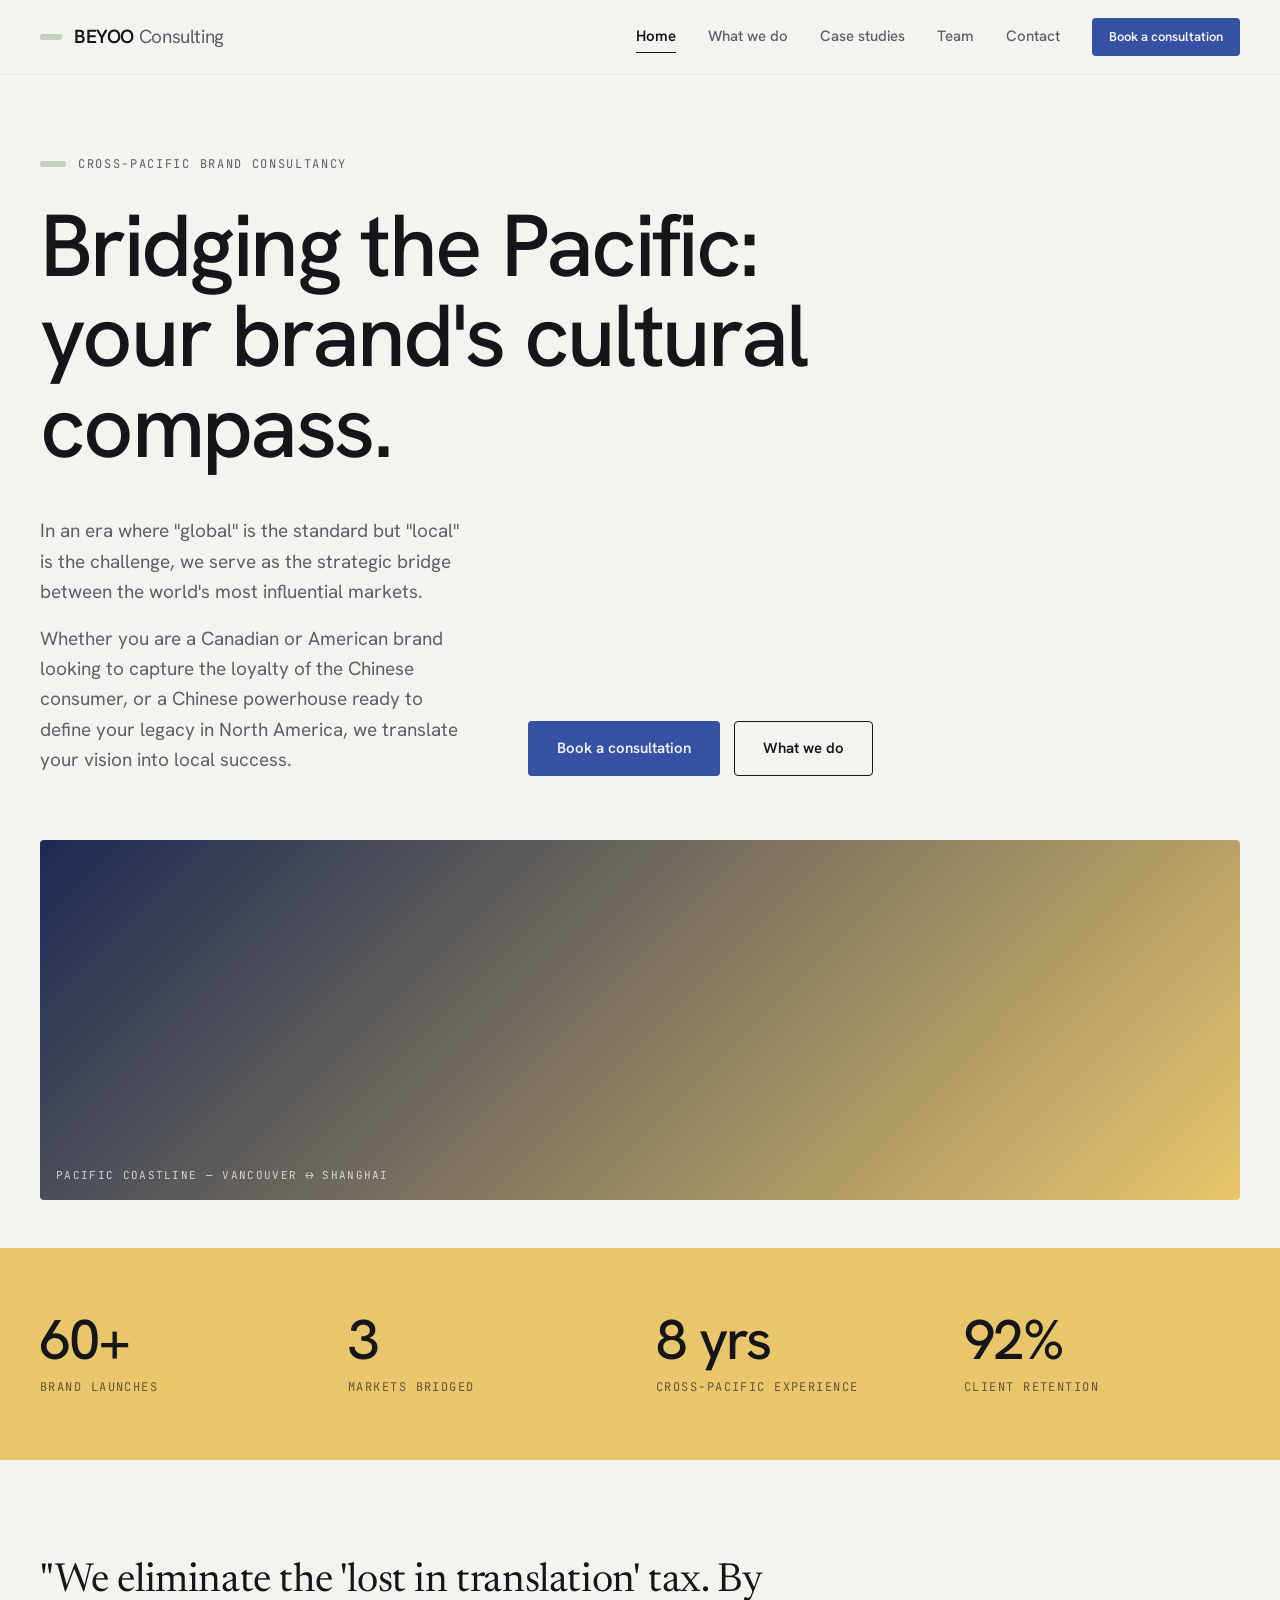
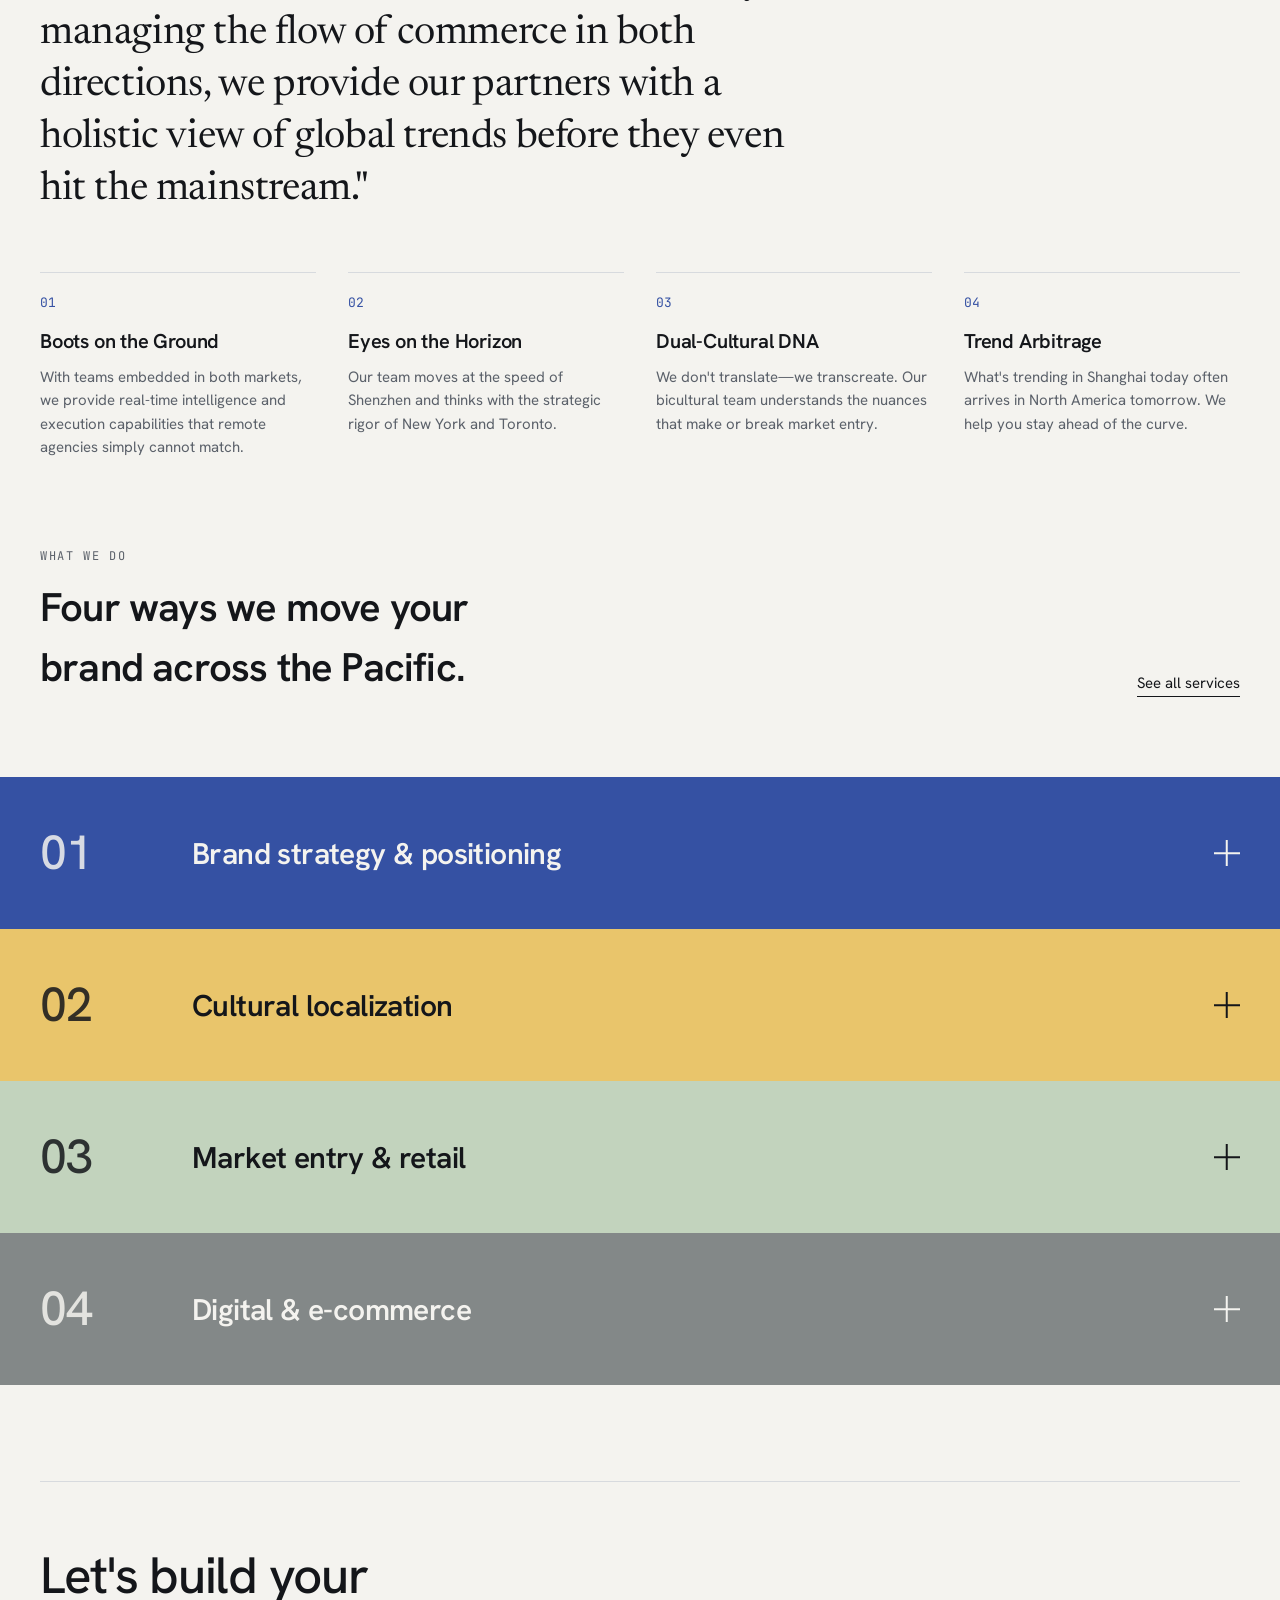
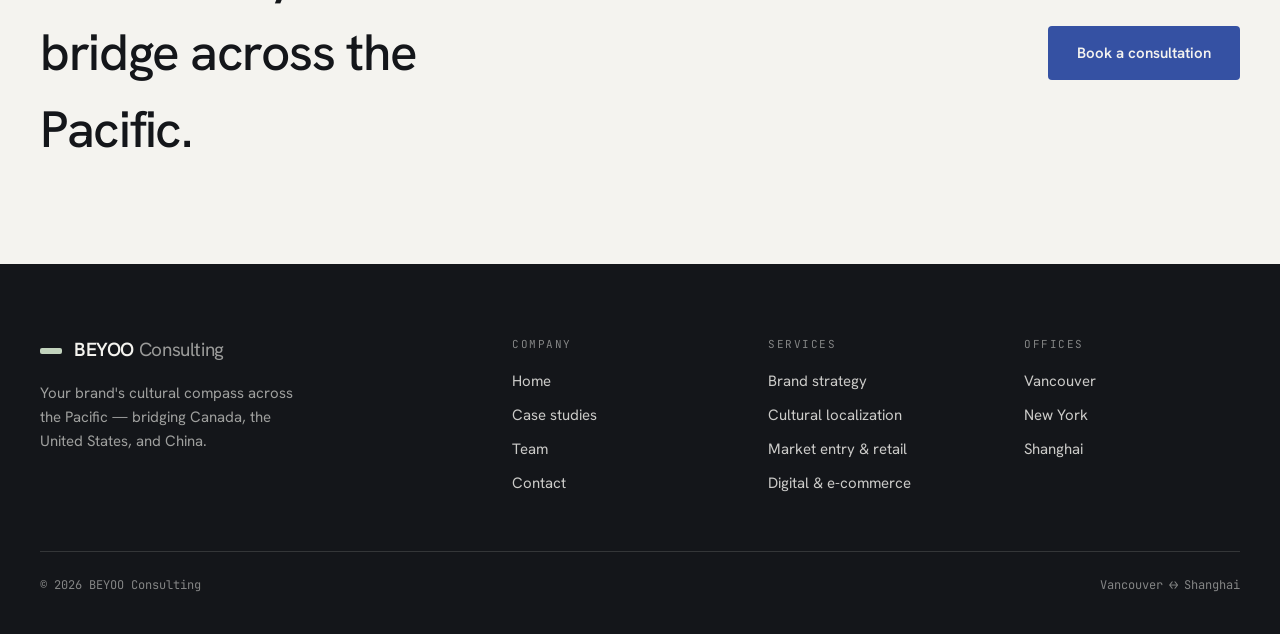
<file: index.html>
<!doctype html>
<html lang="en">
<head>
<meta charset="utf-8">
<meta name="viewport" content="width=device-width, initial-scale=1">
<title>BEYOO Consulting — Bridging the Pacific</title>
<meta name="description" content="BEYOO Consulting is a cross-Pacific brand consultancy helping Canadian, American, and Chinese companies enter new markets with cultural fluency.">
<link rel="icon" href="assets/hexie-mark.png">
<link rel="stylesheet" href="assets/design-system/styles.css">
<link rel="stylesheet" href="assets/site.css">
</head>
<body>

<header class="hx-nav">
  <div class="hx-nav__inner">
    <a href="index.html" class="hx-nav__brand">
      <span class="hx-nav__brand-bar"></span>
      <span class="hx-nav__brand-text">BEYOO<span class="hx-nav__brand-sub"> Consulting</span></span>
    </a>
    <button class="hx-nav__toggle" aria-label="Toggle menu" aria-expanded="false"><span></span></button>
    <nav class="hx-nav__links">
      <a href="index.html" class="hx-nav__link is-active">Home</a>
      <a href="services.html" class="hx-nav__link">What we do</a>
      <a href="case-studies.html" class="hx-nav__link">Case studies</a>
      <a href="team.html" class="hx-nav__link">Team</a>
      <a href="contact.html" class="hx-nav__link">Contact</a>
      <a href="contact.html" class="hx-btn hx-btn--sm hx-btn--primary">Book a consultation</a>
    </nav>
  </div>
</header>

<!-- Hero -->
<section class="hx-container" style="padding-top:80px; padding-bottom:64px;">
  <div style="display:flex; align-items:center; gap:12px; margin-bottom:28px;">
    <span style="width:26px; height:6px; background:var(--gold-500); border-radius:2px;"></span>
    <span style="font-family:var(--font-mono); font-size:12px; letter-spacing:.14em; text-transform:uppercase; color:var(--text-secondary);">Cross-Pacific brand consultancy</span>
  </div>
  <h1 style="margin:0; font-family:var(--font-display); font-weight:500; font-size:clamp(44px,7vw,88px); line-height:1.03; letter-spacing:-.03em; max-width:17ch; color:var(--text-primary);">Bridging the Pacific: your brand's cultural compass.</h1>
  <div style="display:flex; gap:56px; margin-top:44px; align-items:flex-end; flex-wrap:wrap;">
    <div style="max-width:48ch; display:flex; flex-direction:column; gap:16px;">
      <p style="margin:0; font-size:19px; line-height:1.6; color:var(--text-secondary);">In an era where "global" is the standard but "local" is the challenge, we serve as the strategic bridge between the world's most influential markets.</p>
      <p style="margin:0; font-size:19px; line-height:1.6; color:var(--text-secondary);">Whether you are a Canadian or American brand looking to capture the loyalty of the Chinese consumer, or a Chinese powerhouse ready to define your legacy in North America, we translate your vision into local success.</p>
    </div>
    <div style="display:flex; gap:14px;">
      <a href="contact.html" class="hx-btn hx-btn--lg hx-btn--primary">Book a consultation</a>
      <a href="services.html" class="hx-btn hx-btn--lg hx-btn--secondary">What we do</a>
    </div>
  </div>
</section>

<!-- Image band -->
<section class="hx-container" style="padding-bottom:8px;">
  <div style="width:100%; height:360px; border-radius:var(--radius-sm); background:linear-gradient(135deg, #1b2a54, #E9C56B); position:relative; overflow:hidden; display:flex; align-items:flex-end; padding:16px; box-sizing:border-box;">
    <span style="font-family:var(--font-mono); font-size:11px; letter-spacing:.12em; text-transform:uppercase; color:rgba(255,255,255,.72);">Pacific coastline — Vancouver ↔ Shanghai</span>
  </div>
</section>

<!-- Stat band -->
<section style="background:var(--field-cyan); color:var(--ink-900); margin-top:40px;">
  <div class="hx-container" style="padding-top:64px; padding-bottom:64px; display:grid; grid-template-columns:repeat(4,1fr); gap:32px;">
    <div><div style="font-family:var(--font-display); font-weight:500; font-size:56px; letter-spacing:-.03em; line-height:1;">60+</div><div style="font-family:var(--font-mono); font-size:12px; letter-spacing:.12em; text-transform:uppercase; color:rgba(20,22,26,.62); margin-top:10px;">Brand launches</div></div>
    <div><div style="font-family:var(--font-display); font-weight:500; font-size:56px; letter-spacing:-.03em; line-height:1;">3</div><div style="font-family:var(--font-mono); font-size:12px; letter-spacing:.12em; text-transform:uppercase; color:rgba(20,22,26,.62); margin-top:10px;">Markets bridged</div></div>
    <div><div style="font-family:var(--font-display); font-weight:500; font-size:56px; letter-spacing:-.03em; line-height:1;">8 yrs</div><div style="font-family:var(--font-mono); font-size:12px; letter-spacing:.12em; text-transform:uppercase; color:rgba(20,22,26,.62); margin-top:10px;">Cross-Pacific experience</div></div>
    <div><div style="font-family:var(--font-display); font-weight:500; font-size:56px; letter-spacing:-.03em; line-height:1;">92%</div><div style="font-family:var(--font-mono); font-size:12px; letter-spacing:.12em; text-transform:uppercase; color:rgba(20,22,26,.62); margin-top:10px;">Client retention</div></div>
  </div>
</section>

<!-- Pull quote -->
<section class="hx-container" style="padding-top:96px; padding-bottom:0;">
  <p style="margin:0; max-width:34ch; font-family:var(--font-serif); font-weight:400; font-size:clamp(28px,3.4vw,40px); line-height:1.3; letter-spacing:-.01em; color:var(--text-primary);">"We eliminate the 'lost in translation' tax. By managing the flow of commerce in both directions, we provide our partners with a holistic view of global trends before they even hit the mainstream."</p>
</section>

<!-- Differentiators -->
<section class="hx-container" style="padding-top:56px; padding-bottom:0;">
  <div style="display:grid; grid-template-columns:repeat(4,1fr); gap:32px;">
    <div style="border-top:1px solid var(--border-default); padding-top:20px;">
      <div style="font-family:var(--font-mono); font-size:13px; color:var(--brand-primary); margin-bottom:14px;">01</div>
      <h3 style="margin:0 0 10px; font-family:var(--font-display); font-weight:600; font-size:20px; letter-spacing:-.01em; color:var(--text-primary);">Boots on the Ground</h3>
      <p style="margin:0; font-size:15px; line-height:1.55; color:var(--text-secondary);">With teams embedded in both markets, we provide real-time intelligence and execution capabilities that remote agencies simply cannot match.</p>
    </div>
    <div style="border-top:1px solid var(--border-default); padding-top:20px;">
      <div style="font-family:var(--font-mono); font-size:13px; color:var(--brand-primary); margin-bottom:14px;">02</div>
      <h3 style="margin:0 0 10px; font-family:var(--font-display); font-weight:600; font-size:20px; letter-spacing:-.01em; color:var(--text-primary);">Eyes on the Horizon</h3>
      <p style="margin:0; font-size:15px; line-height:1.55; color:var(--text-secondary);">Our team moves at the speed of Shenzhen and thinks with the strategic rigor of New York and Toronto.</p>
    </div>
    <div style="border-top:1px solid var(--border-default); padding-top:20px;">
      <div style="font-family:var(--font-mono); font-size:13px; color:var(--brand-primary); margin-bottom:14px;">03</div>
      <h3 style="margin:0 0 10px; font-family:var(--font-display); font-weight:600; font-size:20px; letter-spacing:-.01em; color:var(--text-primary);">Dual-Cultural DNA</h3>
      <p style="margin:0; font-size:15px; line-height:1.55; color:var(--text-secondary);">We don't translate—we transcreate. Our bicultural team understands the nuances that make or break market entry.</p>
    </div>
    <div style="border-top:1px solid var(--border-default); padding-top:20px;">
      <div style="font-family:var(--font-mono); font-size:13px; color:var(--brand-primary); margin-bottom:14px;">04</div>
      <h3 style="margin:0 0 10px; font-family:var(--font-display); font-weight:600; font-size:20px; letter-spacing:-.01em; color:var(--text-primary);">Trend Arbitrage</h3>
      <p style="margin:0; font-size:15px; line-height:1.55; color:var(--text-secondary);">What's trending in Shanghai today often arrives in North America tomorrow. We help you stay ahead of the curve.</p>
    </div>
  </div>
</section>

<!-- Services preview -->
<section class="hx-container" style="padding-top:88px; padding-bottom:40px;">
  <div style="font-family:var(--font-mono); font-size:12px; letter-spacing:.14em; text-transform:uppercase; color:var(--text-secondary); margin-bottom:12px;">What we do</div>
  <div style="display:flex; justify-content:space-between; align-items:flex-end; gap:24px; flex-wrap:wrap;">
    <h2 style="margin:0 0 40px; font-family:var(--font-display); font-weight:600; font-size:40px; letter-spacing:-.02em; max-width:20ch; color:var(--text-primary);">Four ways we move your brand across the Pacific.</h2>
    <a href="services.html" class="hx-link-underline" style="font-size:15px; margin-bottom:40px;">See all services</a>
  </div>
</section>

<section class="hx-accordion-item" data-accordion data-open-max-height="400px" data-open-padding-bottom="56px" style="background:var(--field-indigo); color:var(--paper);">
  <div class="hx-accordion-head hx-container" style="padding-top:40px; padding-bottom:40px; display:grid; grid-template-columns:120px 1fr auto; gap:32px; align-items:center;" role="button" tabindex="0" aria-expanded="false">
    <div style="font-family:var(--font-display); font-weight:500; font-size:48px; letter-spacing:-.03em; opacity:.85;">01</div>
    <h3 style="margin:0; font-family:var(--font-display); font-weight:600; font-size:30px; letter-spacing:-.02em;">Brand strategy & positioning</h3>
    <div style="width:26px; height:26px; position:relative; flex-shrink:0;">
      <span style="position:absolute; top:50%; left:0; width:100%; height:1.5px; background:currentColor; transform:translateY(-50%);"></span>
      <span class="hx-accordion-chevron" style="position:absolute; top:50%; left:0; width:100%; height:1.5px; background:currentColor; transform:translateY(-50%) rotate(90deg);"></span>
    </div>
  </div>
  <div class="hx-accordion-panel hx-container" style="display:grid; grid-template-columns:120px 1.4fr 1fr; gap:32px;">
    <div></div>
    <p style="margin:0; font-size:17px; line-height:1.55; max-width:40ch; opacity:.88;">Translating your brand's DNA into a positioning that resonates on the other side of the Pacific.</p>
    <ul style="list-style:none; margin:0; padding:0; display:flex; flex-direction:column; gap:8px; font-size:15px;">
      <li style="opacity:.9; border-top:1px solid currentColor; padding-top:8px;">Brand audit & competitive mapping</li>
      <li style="opacity:.9; border-top:1px solid currentColor; padding-top:8px;">Naming & identity adaptation</li>
    </ul>
  </div>
</section>
<section class="hx-accordion-item" data-accordion data-open-max-height="400px" data-open-padding-bottom="56px" style="background:var(--field-cyan); color:var(--ink-900);">
  <div class="hx-accordion-head hx-container" style="padding-top:40px; padding-bottom:40px; display:grid; grid-template-columns:120px 1fr auto; gap:32px; align-items:center;" role="button" tabindex="0" aria-expanded="false">
    <div style="font-family:var(--font-display); font-weight:500; font-size:48px; letter-spacing:-.03em; opacity:.85;">02</div>
    <h3 style="margin:0; font-family:var(--font-display); font-weight:600; font-size:30px; letter-spacing:-.02em;">Cultural localization</h3>
    <div style="width:26px; height:26px; position:relative; flex-shrink:0;">
      <span style="position:absolute; top:50%; left:0; width:100%; height:1.5px; background:currentColor; transform:translateY(-50%);"></span>
      <span class="hx-accordion-chevron" style="position:absolute; top:50%; left:0; width:100%; height:1.5px; background:currentColor; transform:translateY(-50%) rotate(90deg);"></span>
    </div>
  </div>
  <div class="hx-accordion-panel hx-container" style="display:grid; grid-template-columns:120px 1.4fr 1fr; gap:32px;">
    <div></div>
    <p style="margin:0; font-size:17px; line-height:1.55; max-width:40ch; opacity:.88;">Adapting messaging, packaging, and claims so your brand feels native, not translated.</p>
    <ul style="list-style:none; margin:0; padding:0; display:flex; flex-direction:column; gap:8px; font-size:15px;">
      <li style="opacity:.9; border-top:1px solid currentColor; padding-top:8px;">Tone-of-voice translation</li>
      <li style="opacity:.9; border-top:1px solid currentColor; padding-top:8px;">Cultural sensitivity review</li>
    </ul>
  </div>
</section>
<section class="hx-accordion-item" data-accordion data-open-max-height="400px" data-open-padding-bottom="56px" style="background:var(--field-gold); color:var(--ink-900);">
  <div class="hx-accordion-head hx-container" style="padding-top:40px; padding-bottom:40px; display:grid; grid-template-columns:120px 1fr auto; gap:32px; align-items:center;" role="button" tabindex="0" aria-expanded="false">
    <div style="font-family:var(--font-display); font-weight:500; font-size:48px; letter-spacing:-.03em; opacity:.85;">03</div>
    <h3 style="margin:0; font-family:var(--font-display); font-weight:600; font-size:30px; letter-spacing:-.02em;">Market entry & retail</h3>
    <div style="width:26px; height:26px; position:relative; flex-shrink:0;">
      <span style="position:absolute; top:50%; left:0; width:100%; height:1.5px; background:currentColor; transform:translateY(-50%);"></span>
      <span class="hx-accordion-chevron" style="position:absolute; top:50%; left:0; width:100%; height:1.5px; background:currentColor; transform:translateY(-50%) rotate(90deg);"></span>
    </div>
  </div>
  <div class="hx-accordion-panel hx-container" style="display:grid; grid-template-columns:120px 1.4fr 1fr; gap:32px;">
    <div></div>
    <p style="margin:0; font-size:17px; line-height:1.55; max-width:40ch; opacity:.88;">Finding the retail partners and clearing the regulatory path to shelf.</p>
    <ul style="list-style:none; margin:0; padding:0; display:flex; flex-direction:column; gap:8px; font-size:15px;">
      <li style="opacity:.9; border-top:1px solid currentColor; padding-top:8px;">Retail partner sourcing</li>
      <li style="opacity:.9; border-top:1px solid currentColor; padding-top:8px;">Labelling & compliance</li>
    </ul>
  </div>
</section>
<section class="hx-accordion-item" data-accordion data-open-max-height="400px" data-open-padding-bottom="56px" style="background:var(--field-deep); color:var(--paper);">
  <div class="hx-accordion-head hx-container" style="padding-top:40px; padding-bottom:40px; display:grid; grid-template-columns:120px 1fr auto; gap:32px; align-items:center;" role="button" tabindex="0" aria-expanded="false">
    <div style="font-family:var(--font-display); font-weight:500; font-size:48px; letter-spacing:-.03em; opacity:.85;">04</div>
    <h3 style="margin:0; font-family:var(--font-display); font-weight:600; font-size:30px; letter-spacing:-.02em;">Digital & e-commerce</h3>
    <div style="width:26px; height:26px; position:relative; flex-shrink:0;">
      <span style="position:absolute; top:50%; left:0; width:100%; height:1.5px; background:currentColor; transform:translateY(-50%);"></span>
      <span class="hx-accordion-chevron" style="position:absolute; top:50%; left:0; width:100%; height:1.5px; background:currentColor; transform:translateY(-50%) rotate(90deg);"></span>
    </div>
  </div>
  <div class="hx-accordion-panel hx-container" style="display:grid; grid-template-columns:120px 1.4fr 1fr; gap:32px;">
    <div></div>
    <p style="margin:0; font-size:17px; line-height:1.55; max-width:40ch; opacity:.88;">Storefronts, partnerships, and paid media built for how each market actually shops.</p>
    <ul style="list-style:none; margin:0; padding:0; display:flex; flex-direction:column; gap:8px; font-size:15px;">
      <li style="opacity:.9; border-top:1px solid currentColor; padding-top:8px;">Tmall / JD / WeChat storefronts</li>
      <li style="opacity:.9; border-top:1px solid currentColor; padding-top:8px;">KOL & influencer partnerships</li>
    </ul>
  </div>
</section>

<!-- CTA band -->
<section class="hx-container" style="padding-top:96px; padding-bottom:96px;">
  <div style="display:flex; justify-content:space-between; align-items:center; gap:32px; flex-wrap:wrap; border-top:1px solid var(--border-default); padding-top:56px;">
    <h2 style="margin:0; font-family:var(--font-display); font-weight:500; font-size:clamp(32px,4vw,52px); letter-spacing:-.025em; max-width:16ch; color:var(--text-primary);">Let's build your bridge across the Pacific.</h2>
    <a href="contact.html" class="hx-btn hx-btn--lg hx-btn--primary">Book a consultation</a>
  </div>
</section>

<footer class="hx-footer">
  <div class="hx-footer__inner">
    <div class="hx-footer__grid">
      <div>
        <div class="hx-footer__brand-row">
          <span class="hx-nav__brand-bar"></span>
          <span class="hx-nav__brand-text">BEYOO<span class="hx-nav__brand-sub"> Consulting</span></span>
        </div>
        <p class="hx-footer__desc">Your brand's cultural compass across the Pacific — bridging Canada, the United States, and China.</p>
      </div>
      <div>
        <div class="hx-footer__heading">Company</div>
        <ul class="hx-footer__list">
          <li><a href="index.html">Home</a></li>
          <li><a href="case-studies.html">Case studies</a></li>
          <li><a href="team.html">Team</a></li>
          <li><a href="contact.html">Contact</a></li>
        </ul>
      </div>
      <div>
        <div class="hx-footer__heading">Services</div>
        <ul class="hx-footer__list">
          <li><a href="services.html">Brand strategy</a></li>
          <li><a href="services.html">Cultural localization</a></li>
          <li><a href="services.html">Market entry &amp; retail</a></li>
          <li><a href="services.html">Digital &amp; e-commerce</a></li>
        </ul>
      </div>
      <div>
        <div class="hx-footer__heading">Offices</div>
        <ul class="hx-footer__list">
          <li><span>Vancouver</span></li>
          <li><span>New York</span></li>
          <li><span>Shanghai</span></li>
        </ul>
      </div>
    </div>
    <div class="hx-footer__bottom">
      <span>© 2026 BEYOO Consulting</span>
      <span>Vancouver ↔ Shanghai</span>
    </div>
  </div>
</footer>

<script src="assets/site.js"></script>
</body>
</html>
</file>
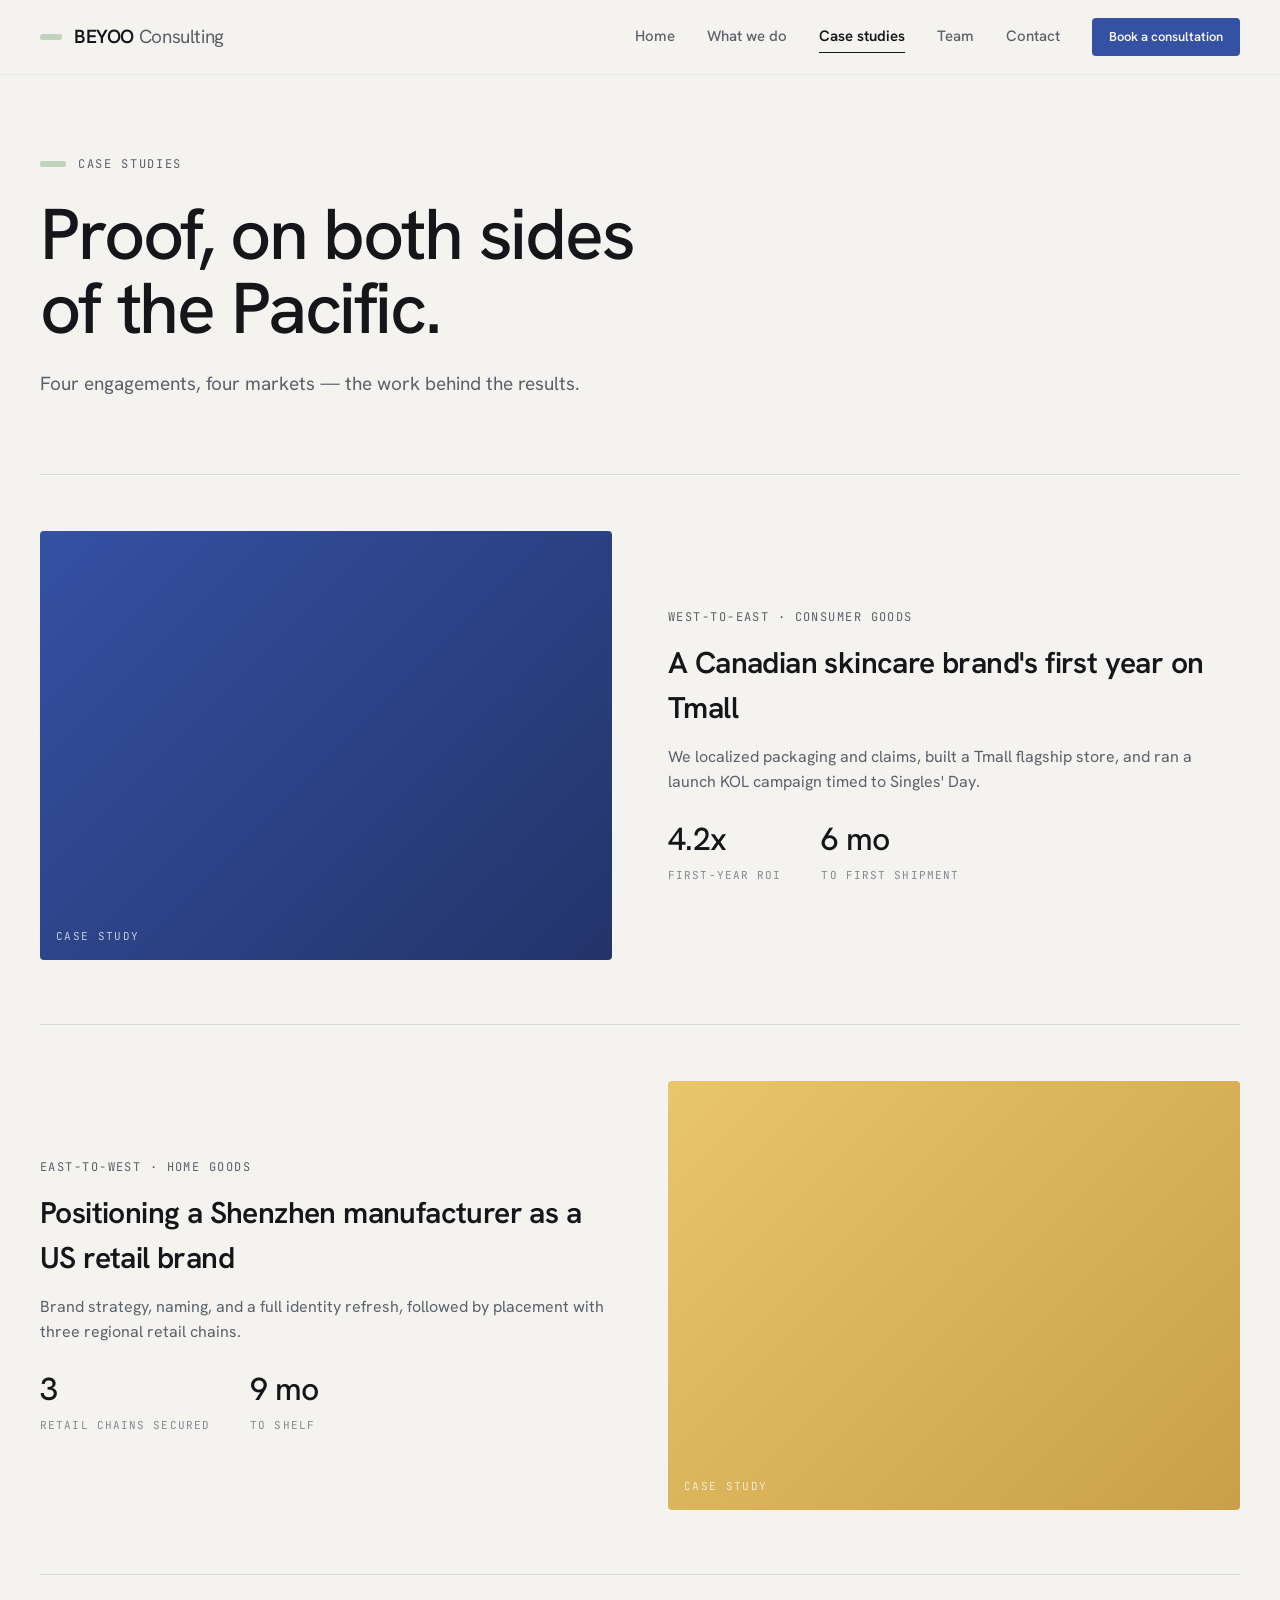
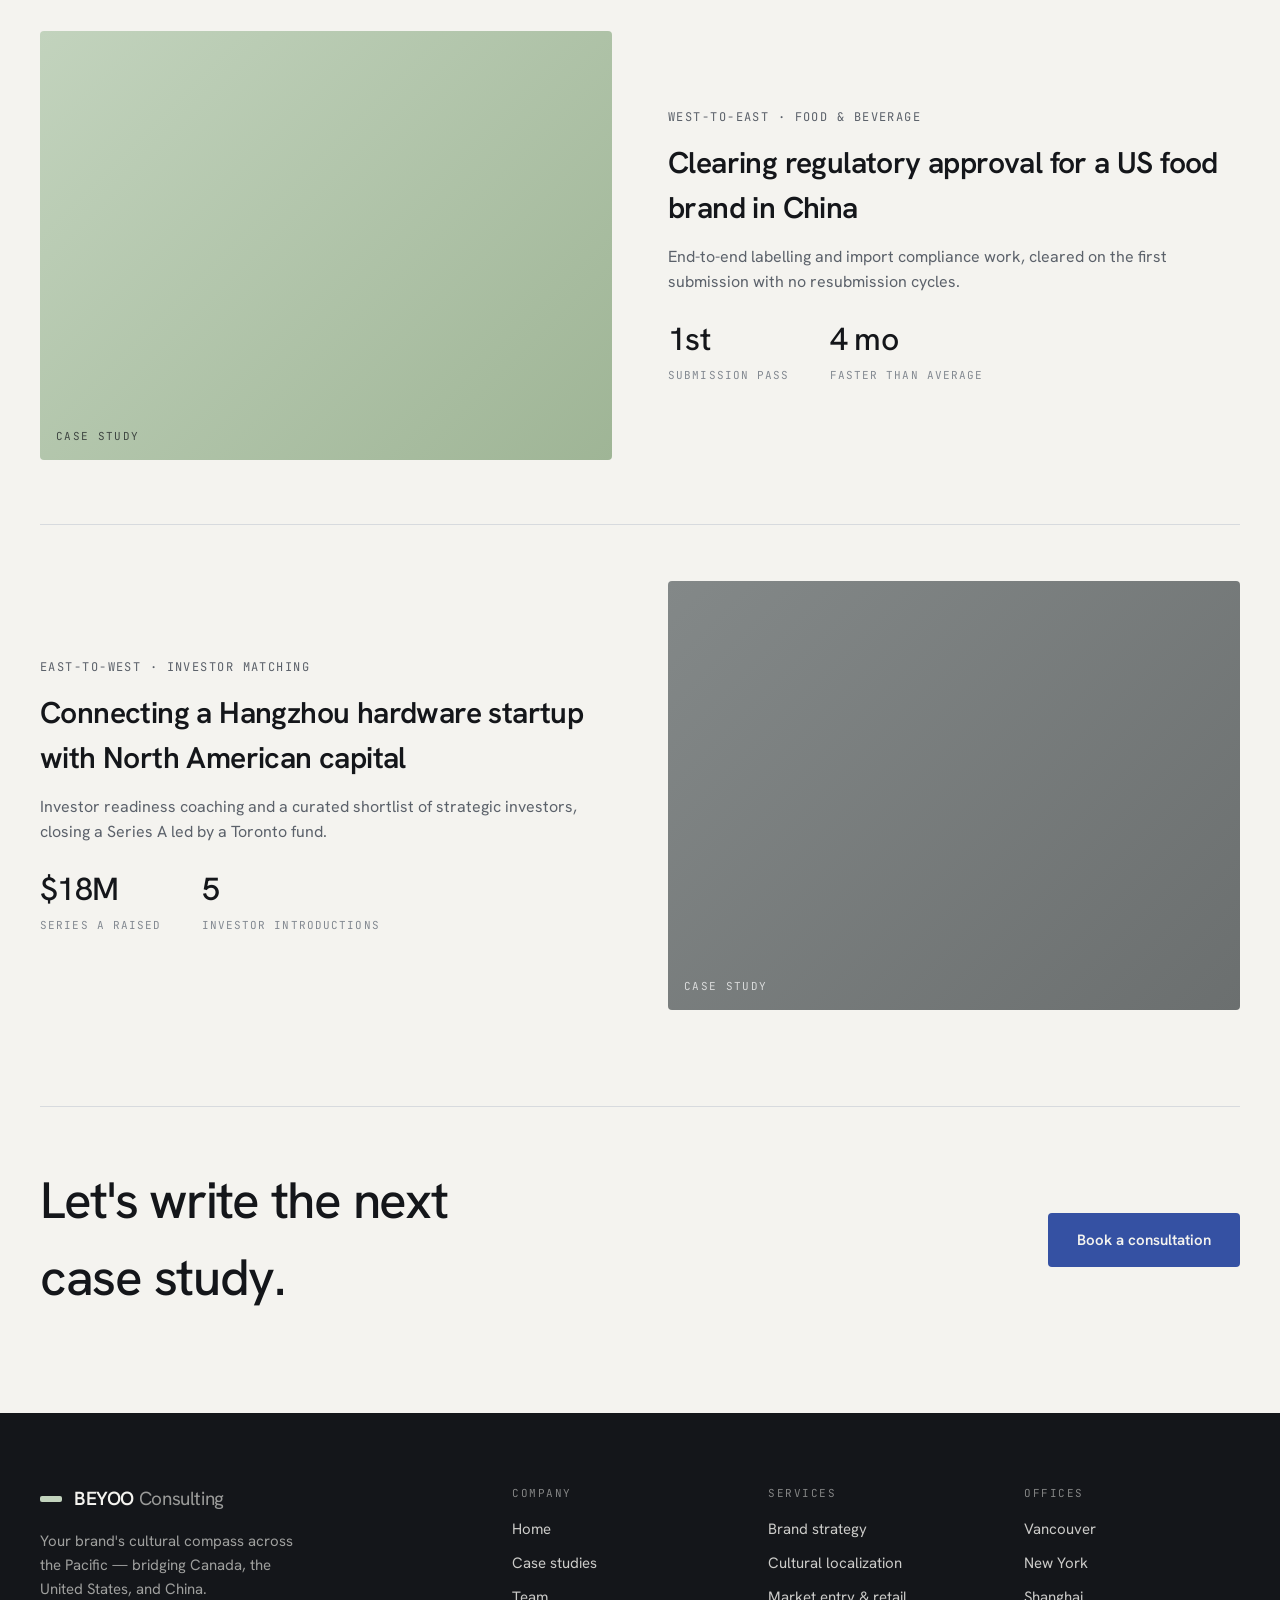
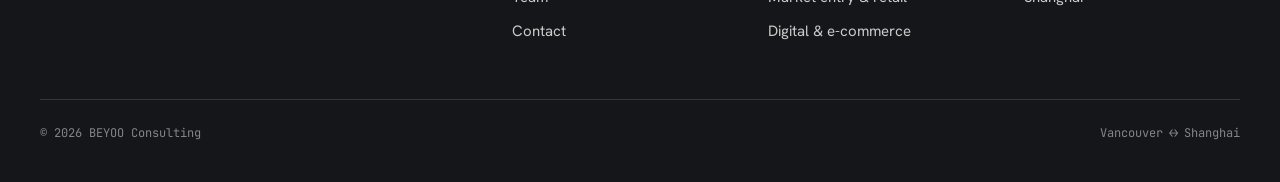
<file: case-studies.html>
<!doctype html>
<html lang="en">
<head>
<meta charset="utf-8">
<meta name="viewport" content="width=device-width, initial-scale=1">
<title>Case Studies — BEYOO Consulting</title>
<meta name="description" content="Four engagements, four markets — proof of BEYOO Consulting's work bridging brands across the Pacific.">
<link rel="icon" href="assets/hexie-mark.png">
<link rel="stylesheet" href="assets/design-system/styles.css">
<link rel="stylesheet" href="assets/site.css">
</head>
<body>

<header class="hx-nav">
  <div class="hx-nav__inner">
    <a href="index.html" class="hx-nav__brand">
      <span class="hx-nav__brand-bar"></span>
      <span class="hx-nav__brand-text">BEYOO<span class="hx-nav__brand-sub"> Consulting</span></span>
    </a>
    <button class="hx-nav__toggle" aria-label="Toggle menu" aria-expanded="false"><span></span></button>
    <nav class="hx-nav__links">
      <a href="index.html" class="hx-nav__link">Home</a>
      <a href="services.html" class="hx-nav__link">What we do</a>
      <a href="case-studies.html" class="hx-nav__link is-active">Case studies</a>
      <a href="team.html" class="hx-nav__link">Team</a>
      <a href="contact.html" class="hx-nav__link">Contact</a>
      <a href="contact.html" class="hx-btn hx-btn--sm hx-btn--primary">Book a consultation</a>
    </nav>
  </div>
</header>

<section class="hx-container" style="padding-top:80px; padding-bottom:56px;">
  <div style="display:flex; align-items:center; gap:12px; margin-bottom:24px;">
    <span style="width:26px; height:6px; background:var(--gold-500); border-radius:2px;"></span>
    <span style="font-family:var(--font-mono); font-size:12px; letter-spacing:.14em; text-transform:uppercase; color:var(--text-secondary);">Case studies</span>
  </div>
  <h1 style="margin:0; font-family:var(--font-display); font-weight:500; font-size:clamp(40px,6vw,72px); line-height:1.03; letter-spacing:-.03em; max-width:16ch; color:var(--text-primary);">Proof, on both sides of the Pacific.</h1>
  <p style="margin-top:24px; max-width:52ch; font-size:19px; line-height:1.6; color:var(--text-secondary);">Four engagements, four markets — the work behind the results.</p>
</section>

<section class="hx-container" style="padding-bottom:96px; display:flex; flex-direction:column; gap:64px;">

  <div style="display:grid; grid-template-columns:1fr 1fr; gap:56px; align-items:center; border-top:1px solid var(--border-default); padding-top:56px;">
    <div style="width:100%; aspect-ratio:4/3; border-radius:var(--radius-sm); background:linear-gradient(135deg, #3551a3, #23346a); display:flex; align-items:flex-end; padding:16px; box-sizing:border-box;"><span style="font-family:var(--font-mono); font-size:11px; letter-spacing:.12em; text-transform:uppercase; color:rgba(255,255,255,.72);">Case study</span></div>
    <div>
      <div style="font-family:var(--font-mono); font-size:12px; letter-spacing:.12em; text-transform:uppercase; color:var(--text-secondary); margin-bottom:14px;">West-to-East · Consumer goods</div>
      <h2 style="margin:0 0 14px; font-family:var(--font-display); font-weight:600; font-size:30px; letter-spacing:-.02em; color:var(--text-primary);">A Canadian skincare brand's first year on Tmall</h2>
      <p style="margin:0 0 20px; font-size:16px; line-height:1.6; color:var(--text-secondary);">We localized packaging and claims, built a Tmall flagship store, and ran a launch KOL campaign timed to Singles' Day.</p>
      <div style="display:flex; gap:40px;">
        <div><div style="font-family:var(--font-display); font-weight:500; font-size:32px; letter-spacing:-.02em; color:var(--text-primary);">4.2x</div><div style="font-family:var(--font-mono); font-size:11px; letter-spacing:.1em; text-transform:uppercase; color:var(--text-muted); margin-top:4px;">First-year ROI</div></div>
        <div><div style="font-family:var(--font-display); font-weight:500; font-size:32px; letter-spacing:-.02em; color:var(--text-primary);">6 mo</div><div style="font-family:var(--font-mono); font-size:11px; letter-spacing:.1em; text-transform:uppercase; color:var(--text-muted); margin-top:4px;">To first shipment</div></div>
      </div>
    </div>
  </div>

  <div style="display:grid; grid-template-columns:1fr 1fr; gap:56px; align-items:center; border-top:1px solid var(--border-default); padding-top:56px;">
    <div style="order:2; width:100%; aspect-ratio:4/3; border-radius:var(--radius-sm); background:linear-gradient(135deg, #E9C56B, #C9A047); display:flex; align-items:flex-end; padding:16px; box-sizing:border-box;"><span style="font-family:var(--font-mono); font-size:11px; letter-spacing:.12em; text-transform:uppercase; color:rgba(255,255,255,.72);">Case study</span></div>
    <div style="order:1;">
      <div style="font-family:var(--font-mono); font-size:12px; letter-spacing:.12em; text-transform:uppercase; color:var(--text-secondary); margin-bottom:14px;">East-to-West · Home goods</div>
      <h2 style="margin:0 0 14px; font-family:var(--font-display); font-weight:600; font-size:30px; letter-spacing:-.02em; color:var(--text-primary);">Positioning a Shenzhen manufacturer as a US retail brand</h2>
      <p style="margin:0 0 20px; font-size:16px; line-height:1.6; color:var(--text-secondary);">Brand strategy, naming, and a full identity refresh, followed by placement with three regional retail chains.</p>
      <div style="display:flex; gap:40px;">
        <div><div style="font-family:var(--font-display); font-weight:500; font-size:32px; letter-spacing:-.02em; color:var(--text-primary);">3</div><div style="font-family:var(--font-mono); font-size:11px; letter-spacing:.1em; text-transform:uppercase; color:var(--text-muted); margin-top:4px;">Retail chains secured</div></div>
        <div><div style="font-family:var(--font-display); font-weight:500; font-size:32px; letter-spacing:-.02em; color:var(--text-primary);">9 mo</div><div style="font-family:var(--font-mono); font-size:11px; letter-spacing:.1em; text-transform:uppercase; color:var(--text-muted); margin-top:4px;">To shelf</div></div>
      </div>
    </div>
  </div>

  <div style="display:grid; grid-template-columns:1fr 1fr; gap:56px; align-items:center; border-top:1px solid var(--border-default); padding-top:56px;">
    <div style="width:100%; aspect-ratio:4/3; border-radius:var(--radius-sm); background:linear-gradient(135deg, #C2D3BD, #9FB596); display:flex; align-items:flex-end; padding:16px; box-sizing:border-box;"><span style="font-family:var(--font-mono); font-size:11px; letter-spacing:.12em; text-transform:uppercase; color:rgba(20,22,26,.72);">Case study</span></div>
    <div>
      <div style="font-family:var(--font-mono); font-size:12px; letter-spacing:.12em; text-transform:uppercase; color:var(--text-secondary); margin-bottom:14px;">West-to-East · Food &amp; beverage</div>
      <h2 style="margin:0 0 14px; font-family:var(--font-display); font-weight:600; font-size:30px; letter-spacing:-.02em; color:var(--text-primary);">Clearing regulatory approval for a US food brand in China</h2>
      <p style="margin:0 0 20px; font-size:16px; line-height:1.6; color:var(--text-secondary);">End-to-end labelling and import compliance work, cleared on the first submission with no resubmission cycles.</p>
      <div style="display:flex; gap:40px;">
        <div><div style="font-family:var(--font-display); font-weight:500; font-size:32px; letter-spacing:-.02em; color:var(--text-primary);">1st</div><div style="font-family:var(--font-mono); font-size:11px; letter-spacing:.1em; text-transform:uppercase; color:var(--text-muted); margin-top:4px;">Submission pass</div></div>
        <div><div style="font-family:var(--font-display); font-weight:500; font-size:32px; letter-spacing:-.02em; color:var(--text-primary);">4 mo</div><div style="font-family:var(--font-mono); font-size:11px; letter-spacing:.1em; text-transform:uppercase; color:var(--text-muted); margin-top:4px;">Faster than average</div></div>
      </div>
    </div>
  </div>

  <div style="display:grid; grid-template-columns:1fr 1fr; gap:56px; align-items:center; border-top:1px solid var(--border-default); padding-top:56px;">
    <div style="order:2; width:100%; aspect-ratio:4/3; border-radius:var(--radius-sm); background:linear-gradient(135deg, #838888, #6b6f6f); display:flex; align-items:flex-end; padding:16px; box-sizing:border-box;"><span style="font-family:var(--font-mono); font-size:11px; letter-spacing:.12em; text-transform:uppercase; color:rgba(255,255,255,.72);">Case study</span></div>
    <div style="order:1;">
      <div style="font-family:var(--font-mono); font-size:12px; letter-spacing:.12em; text-transform:uppercase; color:var(--text-secondary); margin-bottom:14px;">East-to-West · Investor matching</div>
      <h2 style="margin:0 0 14px; font-family:var(--font-display); font-weight:600; font-size:30px; letter-spacing:-.02em; color:var(--text-primary);">Connecting a Hangzhou hardware startup with North American capital</h2>
      <p style="margin:0 0 20px; font-size:16px; line-height:1.6; color:var(--text-secondary);">Investor readiness coaching and a curated shortlist of strategic investors, closing a Series A led by a Toronto fund.</p>
      <div style="display:flex; gap:40px;">
        <div><div style="font-family:var(--font-display); font-weight:500; font-size:32px; letter-spacing:-.02em; color:var(--text-primary);">$18M</div><div style="font-family:var(--font-mono); font-size:11px; letter-spacing:.1em; text-transform:uppercase; color:var(--text-muted); margin-top:4px;">Series A raised</div></div>
        <div><div style="font-family:var(--font-display); font-weight:500; font-size:32px; letter-spacing:-.02em; color:var(--text-primary);">5</div><div style="font-family:var(--font-mono); font-size:11px; letter-spacing:.1em; text-transform:uppercase; color:var(--text-muted); margin-top:4px;">Investor introductions</div></div>
      </div>
    </div>
  </div>

</section>

<section class="hx-container" style="padding-bottom:96px;">
  <div style="display:flex; justify-content:space-between; align-items:center; gap:32px; flex-wrap:wrap; border-top:1px solid var(--border-default); padding-top:56px;">
    <h2 style="margin:0; font-family:var(--font-display); font-weight:500; font-size:clamp(32px,4vw,52px); letter-spacing:-.025em; max-width:16ch; color:var(--text-primary);">Let's write the next case study.</h2>
    <a href="contact.html" class="hx-btn hx-btn--lg hx-btn--primary">Book a consultation</a>
  </div>
</section>

<footer class="hx-footer">
  <div class="hx-footer__inner">
    <div class="hx-footer__grid">
      <div>
        <div class="hx-footer__brand-row">
          <span class="hx-nav__brand-bar"></span>
          <span class="hx-nav__brand-text">BEYOO<span class="hx-nav__brand-sub"> Consulting</span></span>
        </div>
        <p class="hx-footer__desc">Your brand's cultural compass across the Pacific — bridging Canada, the United States, and China.</p>
      </div>
      <div>
        <div class="hx-footer__heading">Company</div>
        <ul class="hx-footer__list">
          <li><a href="index.html">Home</a></li>
          <li><a href="case-studies.html">Case studies</a></li>
          <li><a href="team.html">Team</a></li>
          <li><a href="contact.html">Contact</a></li>
        </ul>
      </div>
      <div>
        <div class="hx-footer__heading">Services</div>
        <ul class="hx-footer__list">
          <li><a href="services.html">Brand strategy</a></li>
          <li><a href="services.html">Cultural localization</a></li>
          <li><a href="services.html">Market entry &amp; retail</a></li>
          <li><a href="services.html">Digital &amp; e-commerce</a></li>
        </ul>
      </div>
      <div>
        <div class="hx-footer__heading">Offices</div>
        <ul class="hx-footer__list">
          <li><span>Vancouver</span></li>
          <li><span>New York</span></li>
          <li><span>Shanghai</span></li>
        </ul>
      </div>
    </div>
    <div class="hx-footer__bottom">
      <span>© 2026 BEYOO Consulting</span>
      <span>Vancouver ↔ Shanghai</span>
    </div>
  </div>
</footer>

<script src="assets/site.js"></script>
</body>
</html>
</file>
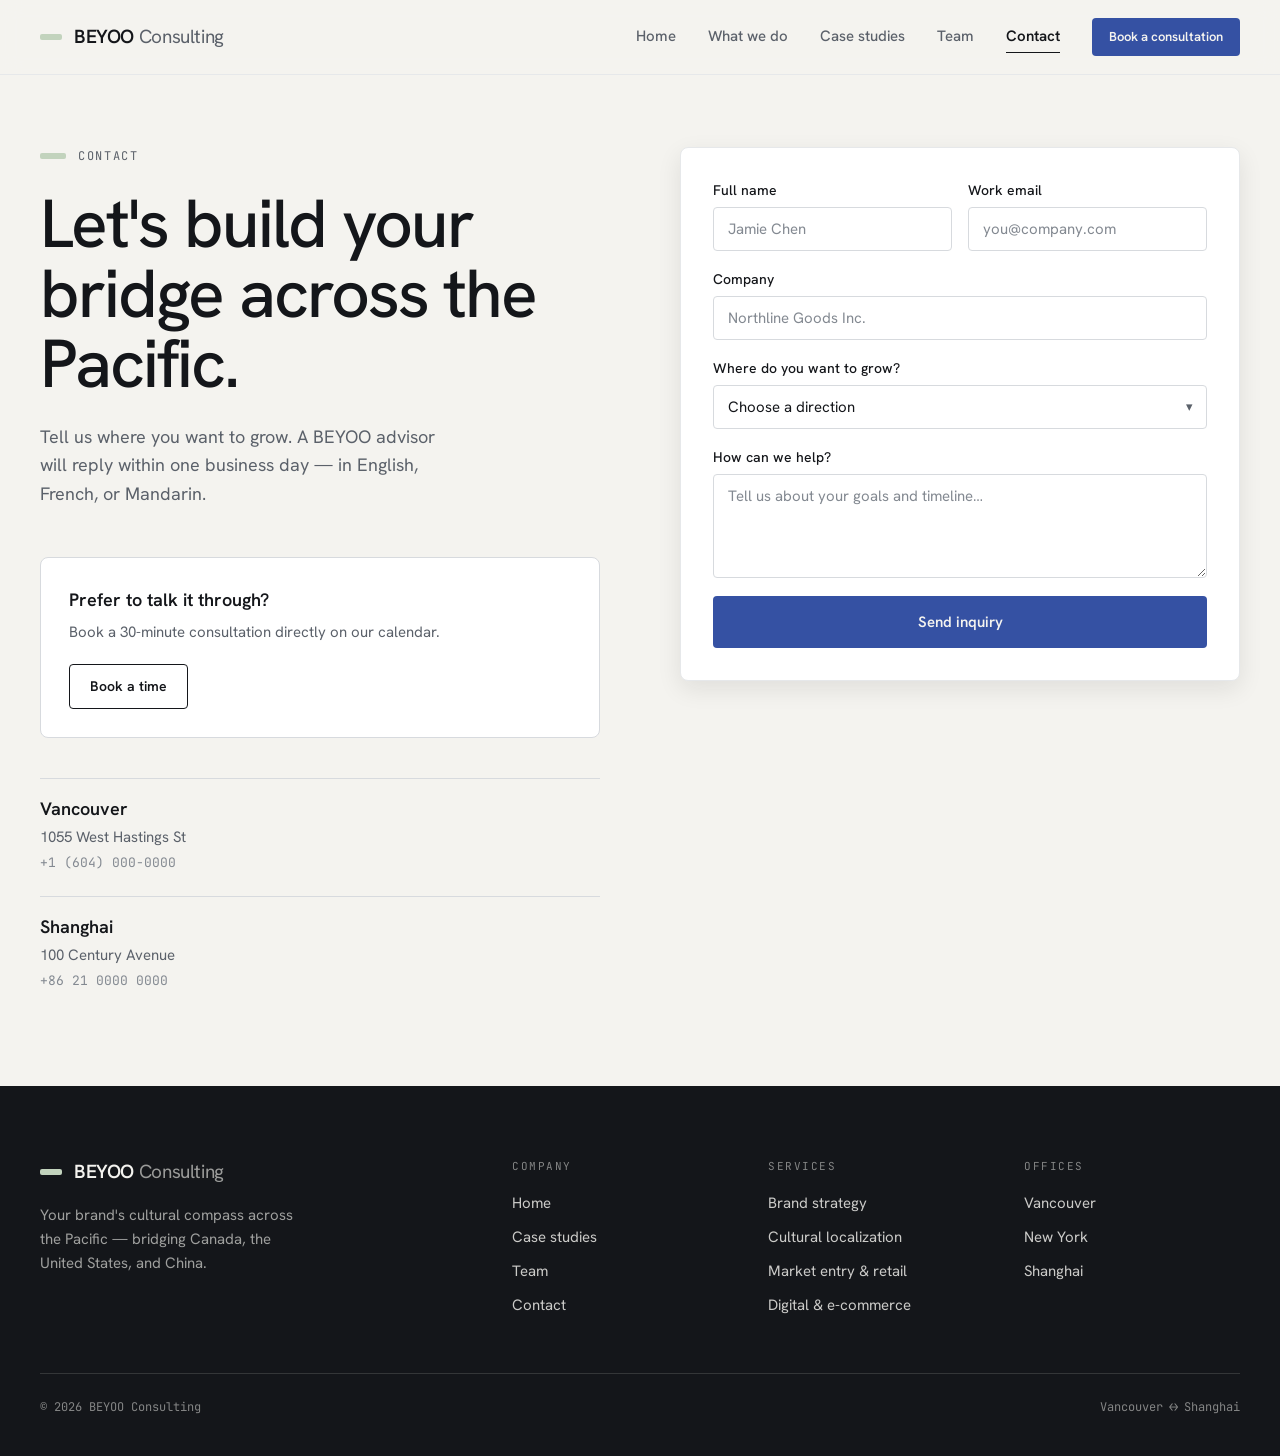
<file: contact.html>
<!doctype html>
<html lang="en">
<head>
<meta charset="utf-8">
<meta name="viewport" content="width=device-width, initial-scale=1">
<title>Contact — BEYOO Consulting</title>
<meta name="description" content="Tell BEYOO Consulting where you want to grow. An advisor replies within one business day — in English, French, or Mandarin.">
<link rel="icon" href="assets/hexie-mark.png">
<link rel="stylesheet" href="assets/design-system/styles.css">
<link rel="stylesheet" href="assets/site.css">
</head>
<body>

<header class="hx-nav">
  <div class="hx-nav__inner">
    <a href="index.html" class="hx-nav__brand">
      <span class="hx-nav__brand-bar"></span>
      <span class="hx-nav__brand-text">BEYOO<span class="hx-nav__brand-sub"> Consulting</span></span>
    </a>
    <button class="hx-nav__toggle" aria-label="Toggle menu" aria-expanded="false"><span></span></button>
    <nav class="hx-nav__links">
      <a href="index.html" class="hx-nav__link">Home</a>
      <a href="services.html" class="hx-nav__link">What we do</a>
      <a href="case-studies.html" class="hx-nav__link">Case studies</a>
      <a href="team.html" class="hx-nav__link">Team</a>
      <a href="contact.html" class="hx-nav__link is-active">Contact</a>
      <a href="contact.html" class="hx-btn hx-btn--sm hx-btn--primary">Book a consultation</a>
    </nav>
  </div>
</header>

<section class="hx-container" style="padding-top:72px; padding-bottom:96px;">
  <div style="display:grid; grid-template-columns:1fr 1fr; gap:80px; align-items:start;">

    <div>
      <div style="display:flex; align-items:center; gap:12px; margin-bottom:24px;">
        <span style="width:26px; height:6px; background:var(--gold-500); border-radius:2px;"></span>
        <span style="font-family:var(--font-mono); font-size:12px; letter-spacing:.14em; text-transform:uppercase; color:var(--text-secondary);">Contact</span>
      </div>
      <h1 style="margin:0; font-family:var(--font-display); font-weight:500; font-size:clamp(40px,5.5vw,68px); line-height:1.03; letter-spacing:-.03em; max-width:14ch; color:var(--text-primary);">Let's build your bridge across the Pacific.</h1>
      <p style="margin-top:24px; max-width:42ch; font-size:18px; line-height:1.6; color:var(--text-secondary);">Tell us where you want to grow. A BEYOO advisor will reply within one business day — in English, French, or Mandarin.</p>

      <div style="margin-top:48px; padding:28px; border:1px solid var(--border-default); border-radius:var(--radius-md); background:var(--white);">
        <div style="font-family:var(--font-display); font-weight:600; font-size:18px; color:var(--text-primary);">Prefer to talk it through?</div>
        <p style="margin:8px 0 20px; font-size:15px; color:var(--text-secondary); line-height:1.55;">Book a 30-minute consultation directly on our calendar.</p>
        <a href="https://calendar.google.com/calendar/appointments" target="_blank" rel="noopener" class="hx-btn hx-btn--md hx-btn--secondary">Book a time</a>
      </div>

      <div style="margin-top:40px; display:flex; flex-direction:column; gap:24px;">
        <div style="border-top:1px solid var(--border-default); padding-top:16px;">
          <div style="font-family:var(--font-display); font-weight:600; font-size:18px;">Vancouver</div>
          <div style="font-size:15px; color:var(--text-secondary); margin-top:4px;">1055 West Hastings St</div>
          <div style="font-family:var(--font-mono); font-size:13px; color:var(--text-muted); margin-top:4px;">+1 (604) 000-0000</div>
        </div>
        <div style="border-top:1px solid var(--border-default); padding-top:16px;">
          <div style="font-family:var(--font-display); font-weight:600; font-size:18px;">Shanghai</div>
          <div style="font-size:15px; color:var(--text-secondary); margin-top:4px;">100 Century Avenue</div>
          <div style="font-family:var(--font-mono); font-size:13px; color:var(--text-muted); margin-top:4px;">+86 21 0000 0000</div>
        </div>
      </div>
    </div>

    <div class="hx-card hx-card--raised hx-card--padding-lg" data-contact-card>
      <div data-thank-you hidden style="padding:40px 8px; text-align:center;">
        <h3 style="margin:0 0 10px; font-family:var(--font-display); font-weight:600; font-size:24px; color:var(--text-primary);">Thank you<span data-thank-name></span>.</h3>
        <p style="margin:0 0 24px; color:var(--text-secondary); font-size:16px;">Your inquiry is on its way. We'll be in touch within one business day.</p>
        <button type="button" class="hx-btn hx-btn--md hx-btn--secondary" data-reset>Send another</button>
      </div>

      <form id="contact-form" style="display:flex; flex-direction:column; gap:18px;">
        <div style="display:grid; grid-template-columns:1fr 1fr; gap:16px;">
          <label class="hx-field">
            <span class="hx-field__label">Full name</span>
            <input id="contact-name" class="hx-field__control" type="text" name="name" placeholder="Jamie Chen" required>
          </label>
          <label class="hx-field">
            <span class="hx-field__label">Work email</span>
            <input class="hx-field__control" type="email" name="email" placeholder="you@company.com" required>
          </label>
        </div>
        <label class="hx-field">
          <span class="hx-field__label">Company</span>
          <input class="hx-field__control" type="text" name="company" placeholder="Northline Goods Inc.">
        </label>
        <label class="hx-field">
          <span class="hx-field__label">Where do you want to grow?</span>
          <span class="hx-field__select-wrap">
            <select class="hx-field__control" name="market" required>
              <option value="" disabled selected>Choose a direction</option>
              <option>Enter the Canadian or US market</option>
              <option>Enter the Chinese market</option>
              <option>Rebrand for a new market</option>
              <option>Find retail or distribution partners</option>
            </select>
          </span>
        </label>
        <label class="hx-field">
          <span class="hx-field__label">How can we help?</span>
          <textarea class="hx-field__control" name="message" rows="4" placeholder="Tell us about your goals and timeline…"></textarea>
        </label>
        <button type="submit" class="hx-btn hx-btn--lg hx-btn--primary hx-btn--full">Send inquiry</button>
      </form>
    </div>

  </div>
</section>

<footer class="hx-footer">
  <div class="hx-footer__inner">
    <div class="hx-footer__grid">
      <div>
        <div class="hx-footer__brand-row">
          <span class="hx-nav__brand-bar"></span>
          <span class="hx-nav__brand-text">BEYOO<span class="hx-nav__brand-sub"> Consulting</span></span>
        </div>
        <p class="hx-footer__desc">Your brand's cultural compass across the Pacific — bridging Canada, the United States, and China.</p>
      </div>
      <div>
        <div class="hx-footer__heading">Company</div>
        <ul class="hx-footer__list">
          <li><a href="index.html">Home</a></li>
          <li><a href="case-studies.html">Case studies</a></li>
          <li><a href="team.html">Team</a></li>
          <li><a href="contact.html">Contact</a></li>
        </ul>
      </div>
      <div>
        <div class="hx-footer__heading">Services</div>
        <ul class="hx-footer__list">
          <li><a href="services.html">Brand strategy</a></li>
          <li><a href="services.html">Cultural localization</a></li>
          <li><a href="services.html">Market entry &amp; retail</a></li>
          <li><a href="services.html">Digital &amp; e-commerce</a></li>
        </ul>
      </div>
      <div>
        <div class="hx-footer__heading">Offices</div>
        <ul class="hx-footer__list">
          <li><span>Vancouver</span></li>
          <li><span>New York</span></li>
          <li><span>Shanghai</span></li>
        </ul>
      </div>
    </div>
    <div class="hx-footer__bottom">
      <span>© 2026 BEYOO Consulting</span>
      <span>Vancouver ↔ Shanghai</span>
    </div>
  </div>
</footer>

<script src="assets/site.js"></script>
</body>
</html>
</file>
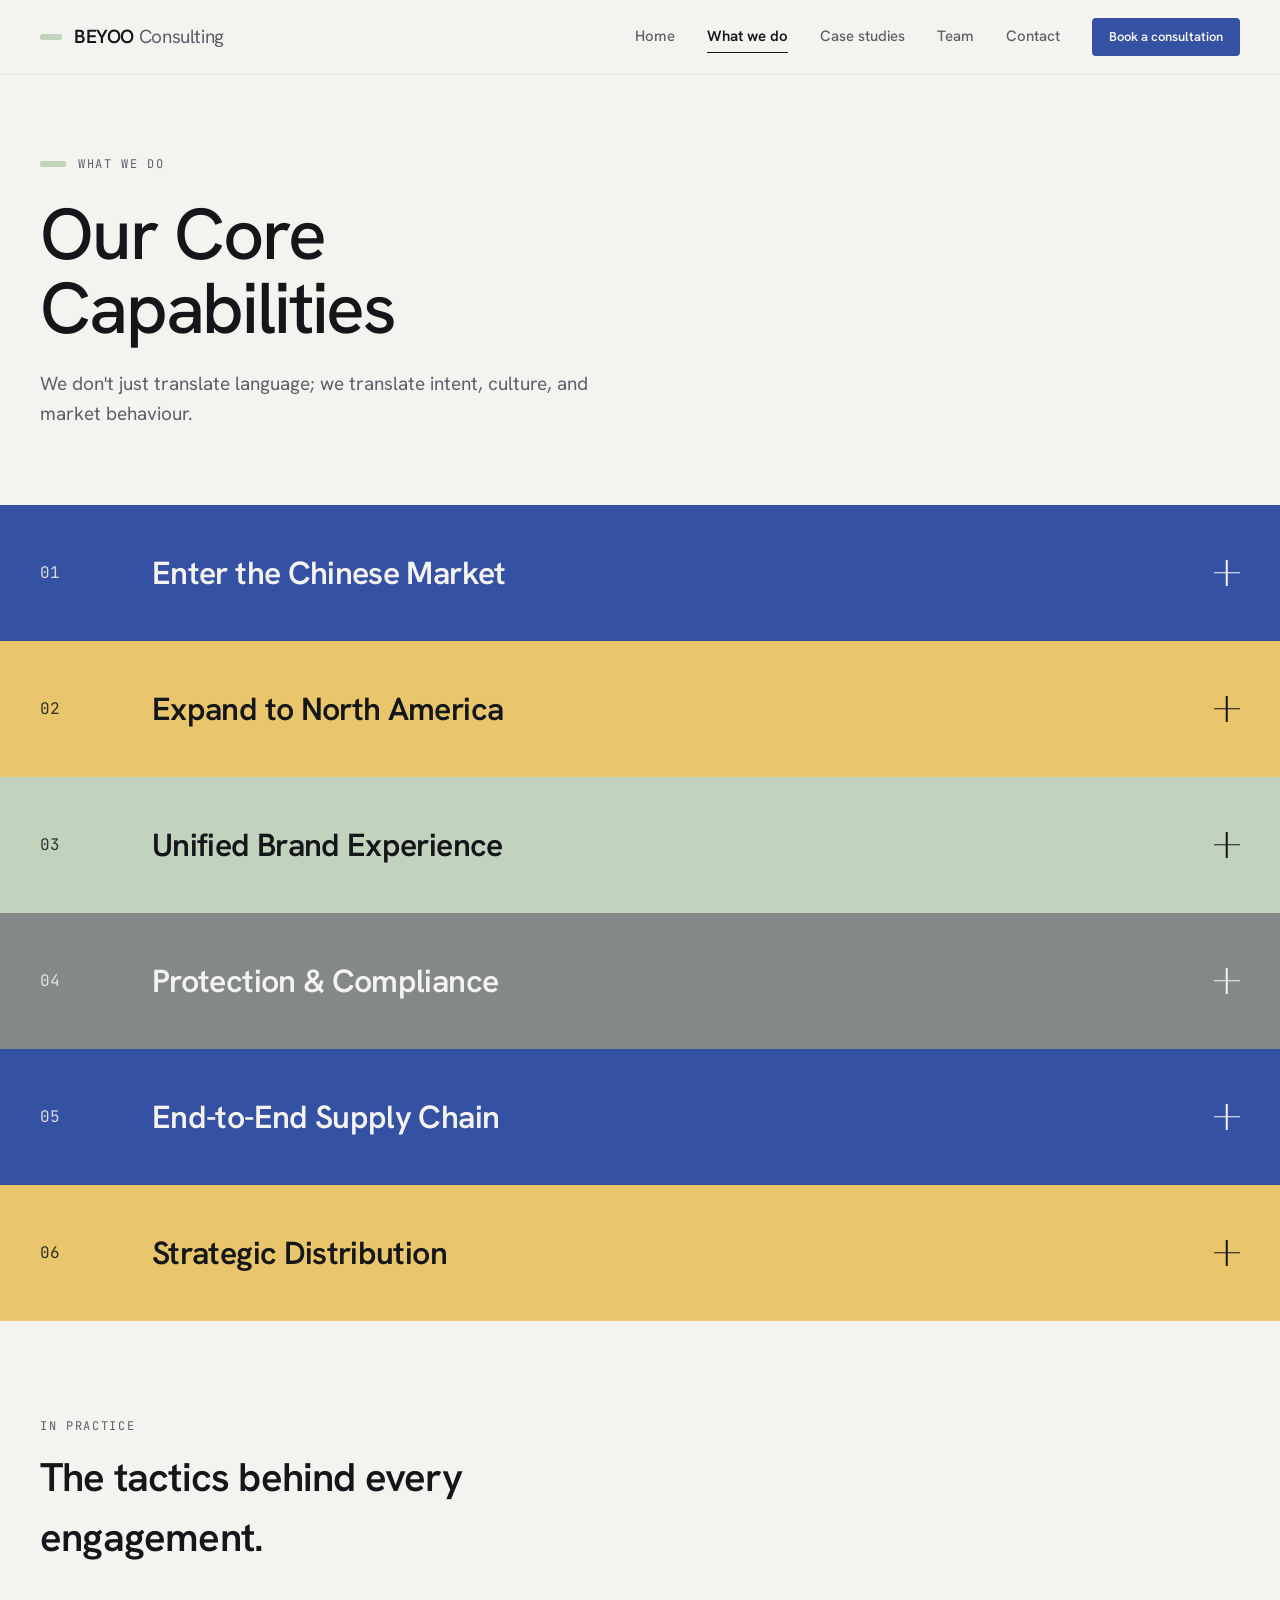
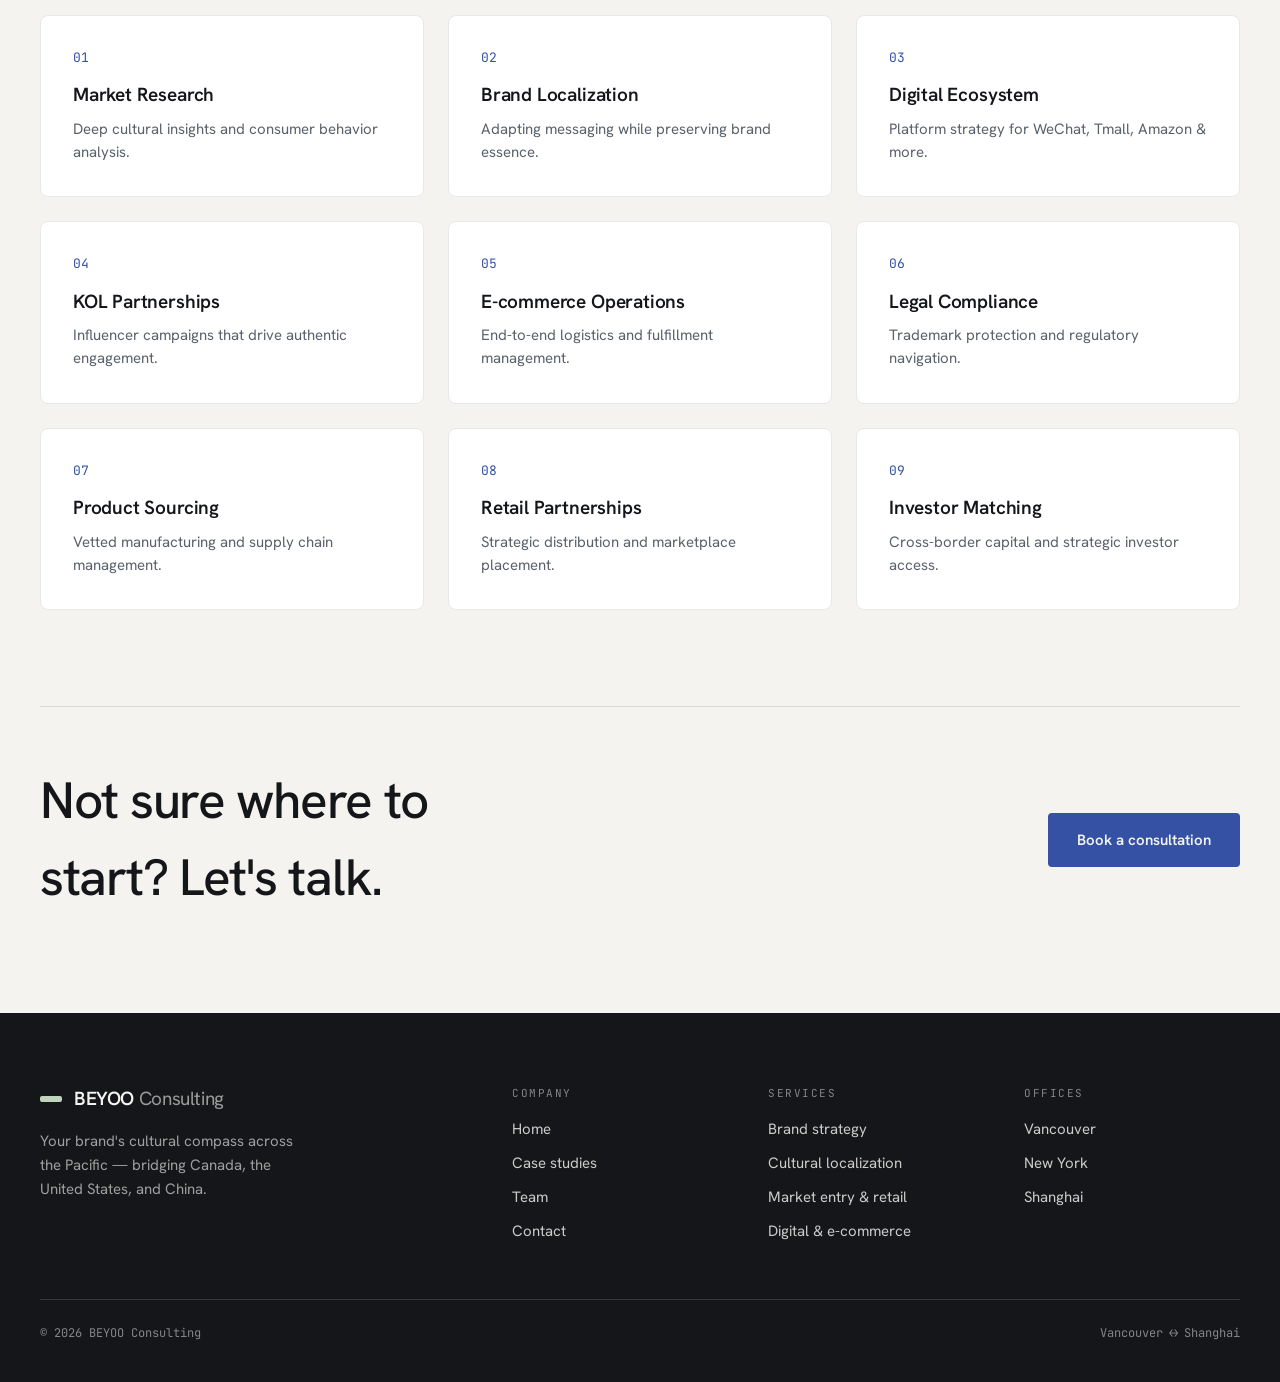
<file: services.html>
<!doctype html>
<html lang="en">
<head>
<meta charset="utf-8">
<meta name="viewport" content="width=device-width, initial-scale=1">
<title>What We Do — BEYOO Consulting</title>
<meta name="description" content="Six core capabilities BEYOO Consulting uses to move brands across the Pacific — market entry, localization, e-commerce, compliance, and more.">
<link rel="icon" href="assets/hexie-mark.png">
<link rel="stylesheet" href="assets/design-system/styles.css">
<link rel="stylesheet" href="assets/site.css">
</head>
<body>

<header class="hx-nav">
  <div class="hx-nav__inner">
    <a href="index.html" class="hx-nav__brand">
      <span class="hx-nav__brand-bar"></span>
      <span class="hx-nav__brand-text">BEYOO<span class="hx-nav__brand-sub"> Consulting</span></span>
    </a>
    <button class="hx-nav__toggle" aria-label="Toggle menu" aria-expanded="false"><span></span></button>
    <nav class="hx-nav__links">
      <a href="index.html" class="hx-nav__link">Home</a>
      <a href="services.html" class="hx-nav__link is-active">What we do</a>
      <a href="case-studies.html" class="hx-nav__link">Case studies</a>
      <a href="team.html" class="hx-nav__link">Team</a>
      <a href="contact.html" class="hx-nav__link">Contact</a>
      <a href="contact.html" class="hx-btn hx-btn--sm hx-btn--primary">Book a consultation</a>
    </nav>
  </div>
</header>

<section class="hx-container" style="padding-top:80px; padding-bottom:56px;">
  <div style="display:flex; align-items:center; gap:12px; margin-bottom:24px;">
    <span style="width:26px; height:6px; background:var(--gold-500); border-radius:2px;"></span>
    <span style="font-family:var(--font-mono); font-size:12px; letter-spacing:.14em; text-transform:uppercase; color:var(--text-secondary);">What we do</span>
  </div>
  <h1 style="margin:0; font-family:var(--font-display); font-weight:500; font-size:clamp(40px,6vw,72px); line-height:1.03; letter-spacing:-.03em; max-width:16ch; color:var(--text-primary);">Our Core Capabilities</h1>
  <p style="margin-top:24px; max-width:52ch; font-size:19px; line-height:1.6; color:var(--text-secondary);">We don't just translate language; we translate intent, culture, and market behaviour.</p>
</section>

<section class="hx-accordion-item" data-accordion data-open-max-height="300px" data-open-padding-bottom="36px" style="background:var(--field-indigo); color:var(--paper);">
  <div class="hx-accordion-head hx-container" style="padding-top:44px; padding-bottom:44px; display:grid; grid-template-columns:80px 1fr auto; gap:32px; align-items:center;" role="button" tabindex="0" aria-expanded="false">
    <div style="font-family:var(--font-mono); font-size:16px; opacity:.85;">01</div>
    <h2 style="margin:0; font-family:var(--font-display); font-weight:600; font-size:32px; letter-spacing:-.02em;">Enter the Chinese Market</h2>
    <div style="width:26px; height:26px; position:relative; flex-shrink:0;">
      <span style="position:absolute; top:50%; left:0; width:100%; height:1.5px; background:currentColor; transform:translateY(-50%);"></span>
      <span class="hx-accordion-chevron" style="position:absolute; top:50%; left:0; width:100%; height:1.5px; background:currentColor; transform:translateY(-50%) rotate(90deg);"></span>
    </div>
  </div>
  <div class="hx-accordion-panel hx-container" style="display:grid; grid-template-columns:80px 1fr; gap:32px;">
    <div></div>
    <div>
      <div style="font-family:var(--font-mono); font-size:12px; letter-spacing:.12em; text-transform:uppercase; opacity:.68; margin-bottom:12px;">West-to-East strategy</div>
      <p style="margin:0; max-width:56ch; font-size:17px; line-height:1.6; opacity:.9;">Tailoring North American heritage brands for China's digital-first ecosystem. We navigate Tmall, WeChat, Douyin, and Red (Xiaohongshu) to position your brand for success.</p>
    </div>
  </div>
</section>

<section class="hx-accordion-item" data-accordion data-open-max-height="300px" data-open-padding-bottom="36px" style="background:var(--field-cyan); color:var(--ink-900);">
  <div class="hx-accordion-head hx-container" style="padding-top:44px; padding-bottom:44px; display:grid; grid-template-columns:80px 1fr auto; gap:32px; align-items:center;" role="button" tabindex="0" aria-expanded="false">
    <div style="font-family:var(--font-mono); font-size:16px; opacity:.85;">02</div>
    <h2 style="margin:0; font-family:var(--font-display); font-weight:600; font-size:32px; letter-spacing:-.02em;">Expand to North America</h2>
    <div style="width:26px; height:26px; position:relative; flex-shrink:0;">
      <span style="position:absolute; top:50%; left:0; width:100%; height:1.5px; background:currentColor; transform:translateY(-50%);"></span>
      <span class="hx-accordion-chevron" style="position:absolute; top:50%; left:0; width:100%; height:1.5px; background:currentColor; transform:translateY(-50%) rotate(90deg);"></span>
    </div>
  </div>
  <div class="hx-accordion-panel hx-container" style="display:grid; grid-template-columns:80px 1fr; gap:32px;">
    <div></div>
    <div>
      <div style="font-family:var(--font-mono); font-size:12px; letter-spacing:.12em; text-transform:uppercase; opacity:.68; margin-bottom:12px;">East-to-West strategy</div>
      <p style="margin:0; max-width:56ch; font-size:17px; line-height:1.6; opacity:.9;">Positioning Chinese innovation and manufacturing excellence to resonate with North American lifestyle and value systems.</p>
    </div>
  </div>
</section>

<section class="hx-accordion-item" data-accordion data-open-max-height="300px" data-open-padding-bottom="36px" style="background:var(--field-gold); color:var(--ink-900);">
  <div class="hx-accordion-head hx-container" style="padding-top:44px; padding-bottom:44px; display:grid; grid-template-columns:80px 1fr auto; gap:32px; align-items:center;" role="button" tabindex="0" aria-expanded="false">
    <div style="font-family:var(--font-mono); font-size:16px; opacity:.85;">03</div>
    <h2 style="margin:0; font-family:var(--font-display); font-weight:600; font-size:32px; letter-spacing:-.02em;">Unified Brand Experience</h2>
    <div style="width:26px; height:26px; position:relative; flex-shrink:0;">
      <span style="position:absolute; top:50%; left:0; width:100%; height:1.5px; background:currentColor; transform:translateY(-50%);"></span>
      <span class="hx-accordion-chevron" style="position:absolute; top:50%; left:0; width:100%; height:1.5px; background:currentColor; transform:translateY(-50%) rotate(90deg);"></span>
    </div>
  </div>
  <div class="hx-accordion-panel hx-container" style="display:grid; grid-template-columns:80px 1fr; gap:32px;">
    <div></div>
    <div>
      <div style="font-family:var(--font-mono); font-size:12px; letter-spacing:.12em; text-transform:uppercase; opacity:.68; margin-bottom:12px;">Omni-channel management</div>
      <p style="margin:0; max-width:56ch; font-size:17px; line-height:1.6; opacity:.9;">From localized e-commerce logistics to high-impact influencer (KOL/KOC) campaigns across all platforms.</p>
    </div>
  </div>
</section>

<section class="hx-accordion-item" data-accordion data-open-max-height="300px" data-open-padding-bottom="36px" style="background:var(--field-deep); color:var(--paper);">
  <div class="hx-accordion-head hx-container" style="padding-top:44px; padding-bottom:44px; display:grid; grid-template-columns:80px 1fr auto; gap:32px; align-items:center;" role="button" tabindex="0" aria-expanded="false">
    <div style="font-family:var(--font-mono); font-size:16px; opacity:.85;">04</div>
    <h2 style="margin:0; font-family:var(--font-display); font-weight:600; font-size:32px; letter-spacing:-.02em;">Protection & Compliance</h2>
    <div style="width:26px; height:26px; position:relative; flex-shrink:0;">
      <span style="position:absolute; top:50%; left:0; width:100%; height:1.5px; background:currentColor; transform:translateY(-50%);"></span>
      <span class="hx-accordion-chevron" style="position:absolute; top:50%; left:0; width:100%; height:1.5px; background:currentColor; transform:translateY(-50%) rotate(90deg);"></span>
    </div>
  </div>
  <div class="hx-accordion-panel hx-container" style="display:grid; grid-template-columns:80px 1fr; gap:32px;">
    <div></div>
    <div>
      <div style="font-family:var(--font-mono); font-size:12px; letter-spacing:.12em; text-transform:uppercase; opacity:.68; margin-bottom:12px;">Regulatory & IP</div>
      <p style="margin:0; max-width:56ch; font-size:17px; line-height:1.6; opacity:.9;">Ensuring your brand is protected and compliant across differing legal jurisdictions in both markets.</p>
    </div>
  </div>
</section>

<section class="hx-accordion-item" data-accordion data-open-max-height="300px" data-open-padding-bottom="36px" style="background:var(--field-indigo); color:var(--paper);">
  <div class="hx-accordion-head hx-container" style="padding-top:44px; padding-bottom:44px; display:grid; grid-template-columns:80px 1fr auto; gap:32px; align-items:center;" role="button" tabindex="0" aria-expanded="false">
    <div style="font-family:var(--font-mono); font-size:16px; opacity:.85;">05</div>
    <h2 style="margin:0; font-family:var(--font-display); font-weight:600; font-size:32px; letter-spacing:-.02em;">End-to-End Supply Chain</h2>
    <div style="width:26px; height:26px; position:relative; flex-shrink:0;">
      <span style="position:absolute; top:50%; left:0; width:100%; height:1.5px; background:currentColor; transform:translateY(-50%);"></span>
      <span class="hx-accordion-chevron" style="position:absolute; top:50%; left:0; width:100%; height:1.5px; background:currentColor; transform:translateY(-50%) rotate(90deg);"></span>
    </div>
  </div>
  <div class="hx-accordion-panel hx-container" style="display:grid; grid-template-columns:80px 1fr; gap:32px;">
    <div></div>
    <div>
      <div style="font-family:var(--font-mono); font-size:12px; letter-spacing:.12em; text-transform:uppercase; opacity:.68; margin-bottom:12px;">Product sourcing</div>
      <p style="margin:0; max-width:56ch; font-size:17px; line-height:1.6; opacity:.9;">Connecting brands with vetted manufacturers and managing the full production lifecycle — from prototyping to quality control and logistics.</p>
    </div>
  </div>
</section>

<section class="hx-accordion-item" data-accordion data-open-max-height="300px" data-open-padding-bottom="36px" style="background:var(--field-cyan); color:var(--ink-900);">
  <div class="hx-accordion-head hx-container" style="padding-top:44px; padding-bottom:44px; display:grid; grid-template-columns:80px 1fr auto; gap:32px; align-items:center;" role="button" tabindex="0" aria-expanded="false">
    <div style="font-family:var(--font-mono); font-size:16px; opacity:.85;">06</div>
    <h2 style="margin:0; font-family:var(--font-display); font-weight:600; font-size:32px; letter-spacing:-.02em;">Strategic Distribution</h2>
    <div style="width:26px; height:26px; position:relative; flex-shrink:0;">
      <span style="position:absolute; top:50%; left:0; width:100%; height:1.5px; background:currentColor; transform:translateY(-50%);"></span>
      <span class="hx-accordion-chevron" style="position:absolute; top:50%; left:0; width:100%; height:1.5px; background:currentColor; transform:translateY(-50%) rotate(90deg);"></span>
    </div>
  </div>
  <div class="hx-accordion-panel hx-container" style="display:grid; grid-template-columns:80px 1fr; gap:32px;">
    <div></div>
    <div>
      <div style="font-family:var(--font-mono); font-size:12px; letter-spacing:.12em; text-transform:uppercase; opacity:.68; margin-bottom:12px;">Retail partnership building</div>
      <p style="margin:0; max-width:56ch; font-size:17px; line-height:1.6; opacity:.9;">Forging relationships with key retailers, distributors, and online marketplaces to secure shelf space and accelerate market penetration.</p>
    </div>
  </div>
</section>

<section class="hx-container" style="padding-top:96px; padding-bottom:0;">
  <div style="font-family:var(--font-mono); font-size:12px; letter-spacing:.14em; text-transform:uppercase; color:var(--text-secondary); margin-bottom:12px;">In practice</div>
  <h2 style="margin:0 0 48px; font-family:var(--font-display); font-weight:600; font-size:40px; letter-spacing:-.02em; max-width:20ch; color:var(--text-primary);">The tactics behind every engagement.</h2>
  <div style="display:grid; grid-template-columns:repeat(3,1fr); gap:24px;">
    <div class="hx-card hx-card--padding-lg">
      <div style="font-family:var(--font-mono); font-size:13px; color:var(--brand-primary); margin-bottom:14px;">01</div>
      <h3 style="margin:0 0 8px; font-family:var(--font-display); font-weight:600; font-size:19px; letter-spacing:-.01em; color:var(--text-primary);">Market Research</h3>
      <p style="margin:0; font-size:15px; line-height:1.55; color:var(--text-secondary);">Deep cultural insights and consumer behavior analysis.</p>
    </div>
    <div class="hx-card hx-card--padding-lg">
      <div style="font-family:var(--font-mono); font-size:13px; color:var(--brand-primary); margin-bottom:14px;">02</div>
      <h3 style="margin:0 0 8px; font-family:var(--font-display); font-weight:600; font-size:19px; letter-spacing:-.01em; color:var(--text-primary);">Brand Localization</h3>
      <p style="margin:0; font-size:15px; line-height:1.55; color:var(--text-secondary);">Adapting messaging while preserving brand essence.</p>
    </div>
    <div class="hx-card hx-card--padding-lg">
      <div style="font-family:var(--font-mono); font-size:13px; color:var(--brand-primary); margin-bottom:14px;">03</div>
      <h3 style="margin:0 0 8px; font-family:var(--font-display); font-weight:600; font-size:19px; letter-spacing:-.01em; color:var(--text-primary);">Digital Ecosystem</h3>
      <p style="margin:0; font-size:15px; line-height:1.55; color:var(--text-secondary);">Platform strategy for WeChat, Tmall, Amazon &amp; more.</p>
    </div>
    <div class="hx-card hx-card--padding-lg">
      <div style="font-family:var(--font-mono); font-size:13px; color:var(--brand-primary); margin-bottom:14px;">04</div>
      <h3 style="margin:0 0 8px; font-family:var(--font-display); font-weight:600; font-size:19px; letter-spacing:-.01em; color:var(--text-primary);">KOL Partnerships</h3>
      <p style="margin:0; font-size:15px; line-height:1.55; color:var(--text-secondary);">Influencer campaigns that drive authentic engagement.</p>
    </div>
    <div class="hx-card hx-card--padding-lg">
      <div style="font-family:var(--font-mono); font-size:13px; color:var(--brand-primary); margin-bottom:14px;">05</div>
      <h3 style="margin:0 0 8px; font-family:var(--font-display); font-weight:600; font-size:19px; letter-spacing:-.01em; color:var(--text-primary);">E-commerce Operations</h3>
      <p style="margin:0; font-size:15px; line-height:1.55; color:var(--text-secondary);">End-to-end logistics and fulfillment management.</p>
    </div>
    <div class="hx-card hx-card--padding-lg">
      <div style="font-family:var(--font-mono); font-size:13px; color:var(--brand-primary); margin-bottom:14px;">06</div>
      <h3 style="margin:0 0 8px; font-family:var(--font-display); font-weight:600; font-size:19px; letter-spacing:-.01em; color:var(--text-primary);">Legal Compliance</h3>
      <p style="margin:0; font-size:15px; line-height:1.55; color:var(--text-secondary);">Trademark protection and regulatory navigation.</p>
    </div>
    <div class="hx-card hx-card--padding-lg">
      <div style="font-family:var(--font-mono); font-size:13px; color:var(--brand-primary); margin-bottom:14px;">07</div>
      <h3 style="margin:0 0 8px; font-family:var(--font-display); font-weight:600; font-size:19px; letter-spacing:-.01em; color:var(--text-primary);">Product Sourcing</h3>
      <p style="margin:0; font-size:15px; line-height:1.55; color:var(--text-secondary);">Vetted manufacturing and supply chain management.</p>
    </div>
    <div class="hx-card hx-card--padding-lg">
      <div style="font-family:var(--font-mono); font-size:13px; color:var(--brand-primary); margin-bottom:14px;">08</div>
      <h3 style="margin:0 0 8px; font-family:var(--font-display); font-weight:600; font-size:19px; letter-spacing:-.01em; color:var(--text-primary);">Retail Partnerships</h3>
      <p style="margin:0; font-size:15px; line-height:1.55; color:var(--text-secondary);">Strategic distribution and marketplace placement.</p>
    </div>
    <div class="hx-card hx-card--padding-lg">
      <div style="font-family:var(--font-mono); font-size:13px; color:var(--brand-primary); margin-bottom:14px;">09</div>
      <h3 style="margin:0 0 8px; font-family:var(--font-display); font-weight:600; font-size:19px; letter-spacing:-.01em; color:var(--text-primary);">Investor Matching</h3>
      <p style="margin:0; font-size:15px; line-height:1.55; color:var(--text-secondary);">Cross-border capital and strategic investor access.</p>
    </div>
  </div>
</section>

<section class="hx-container" style="padding-top:96px; padding-bottom:96px;">
  <div style="display:flex; justify-content:space-between; align-items:center; gap:32px; flex-wrap:wrap; border-top:1px solid var(--border-default); padding-top:56px;">
    <h2 style="margin:0; font-family:var(--font-display); font-weight:500; font-size:clamp(32px,4vw,52px); letter-spacing:-.025em; max-width:16ch; color:var(--text-primary);">Not sure where to start? Let's talk.</h2>
    <a href="contact.html" class="hx-btn hx-btn--lg hx-btn--primary">Book a consultation</a>
  </div>
</section>

<footer class="hx-footer">
  <div class="hx-footer__inner">
    <div class="hx-footer__grid">
      <div>
        <div class="hx-footer__brand-row">
          <span class="hx-nav__brand-bar"></span>
          <span class="hx-nav__brand-text">BEYOO<span class="hx-nav__brand-sub"> Consulting</span></span>
        </div>
        <p class="hx-footer__desc">Your brand's cultural compass across the Pacific — bridging Canada, the United States, and China.</p>
      </div>
      <div>
        <div class="hx-footer__heading">Company</div>
        <ul class="hx-footer__list">
          <li><a href="index.html">Home</a></li>
          <li><a href="case-studies.html">Case studies</a></li>
          <li><a href="team.html">Team</a></li>
          <li><a href="contact.html">Contact</a></li>
        </ul>
      </div>
      <div>
        <div class="hx-footer__heading">Services</div>
        <ul class="hx-footer__list">
          <li><a href="services.html">Brand strategy</a></li>
          <li><a href="services.html">Cultural localization</a></li>
          <li><a href="services.html">Market entry &amp; retail</a></li>
          <li><a href="services.html">Digital &amp; e-commerce</a></li>
        </ul>
      </div>
      <div>
        <div class="hx-footer__heading">Offices</div>
        <ul class="hx-footer__list">
          <li><span>Vancouver</span></li>
          <li><span>New York</span></li>
          <li><span>Shanghai</span></li>
        </ul>
      </div>
    </div>
    <div class="hx-footer__bottom">
      <span>© 2026 BEYOO Consulting</span>
      <span>Vancouver ↔ Shanghai</span>
    </div>
  </div>
</footer>

<script src="assets/site.js"></script>
</body>
</html>
</file>
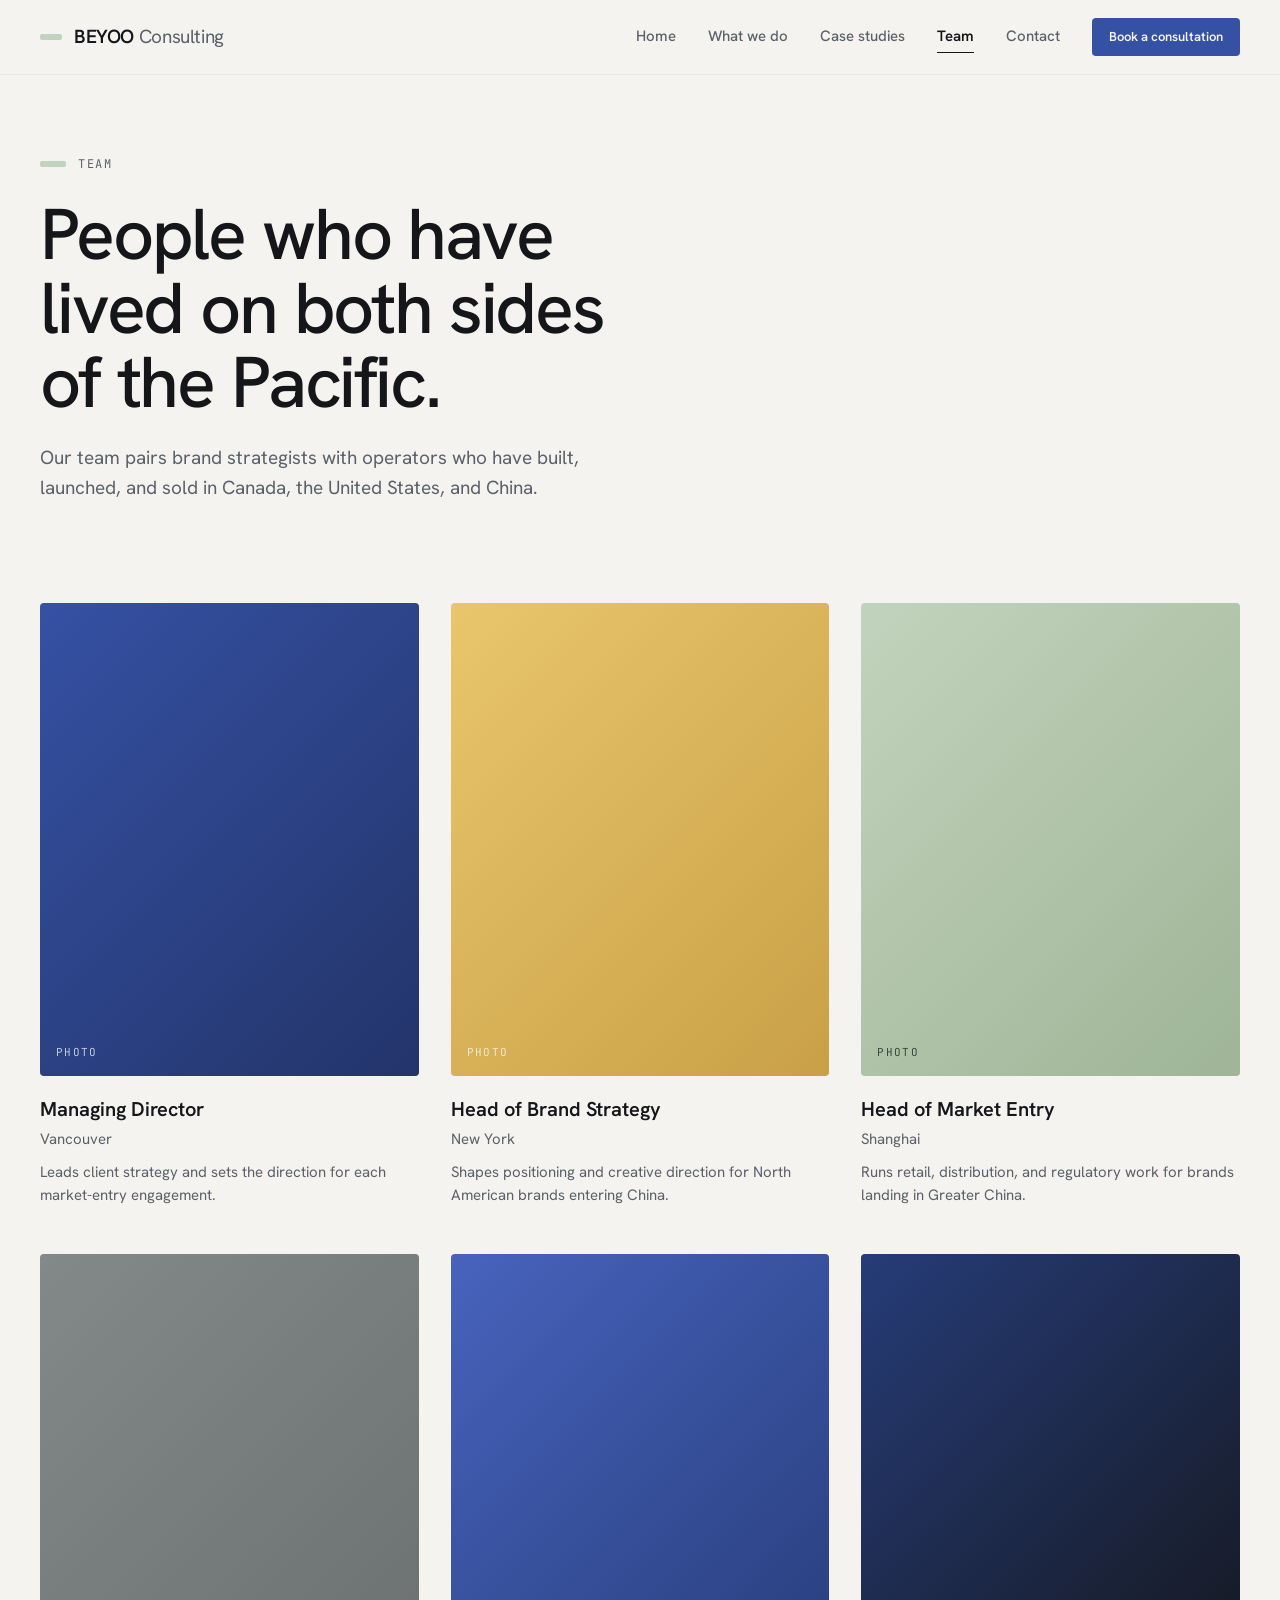
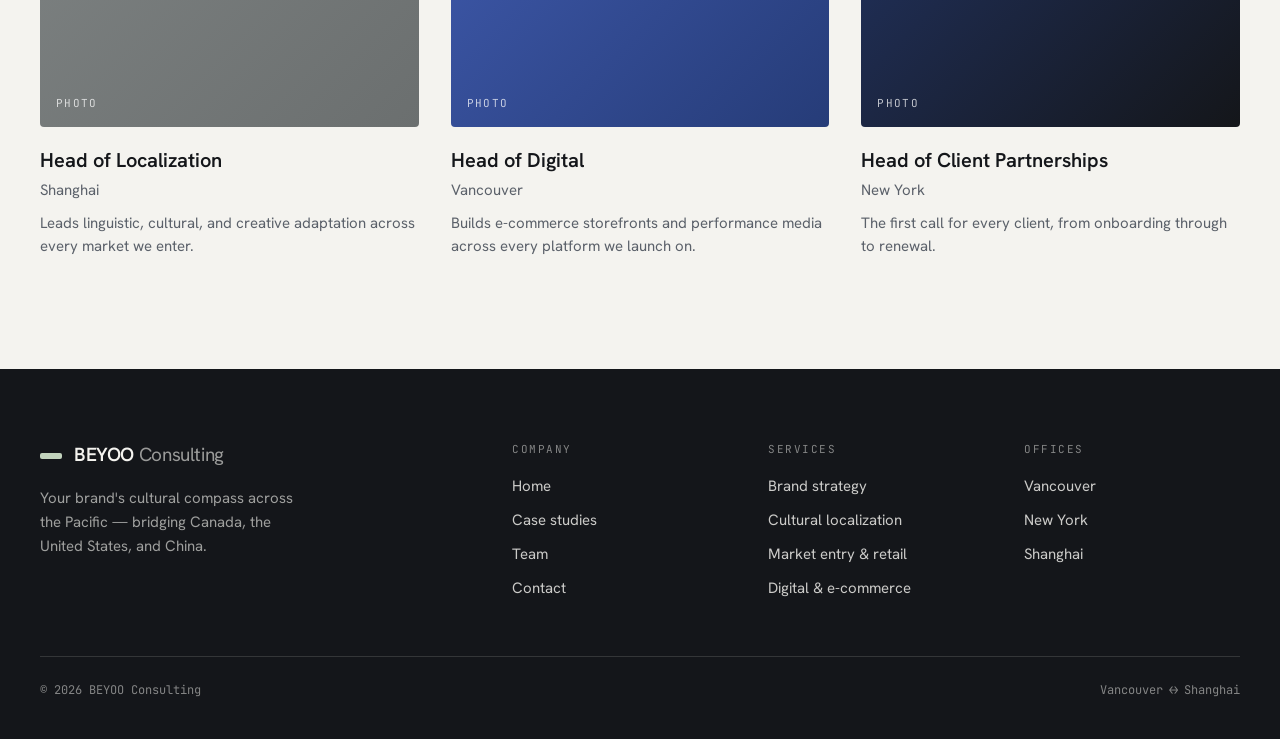
<file: team.html>
<!doctype html>
<html lang="en">
<head>
<meta charset="utf-8">
<meta name="viewport" content="width=device-width, initial-scale=1">
<title>Team — BEYOO Consulting</title>
<meta name="description" content="Meet the BEYOO Consulting team — brand strategists and operators who have built, launched, and sold in Canada, the United States, and China.">
<link rel="icon" href="assets/hexie-mark.png">
<link rel="stylesheet" href="assets/design-system/styles.css">
<link rel="stylesheet" href="assets/site.css">
</head>
<body>

<header class="hx-nav">
  <div class="hx-nav__inner">
    <a href="index.html" class="hx-nav__brand">
      <span class="hx-nav__brand-bar"></span>
      <span class="hx-nav__brand-text">BEYOO<span class="hx-nav__brand-sub"> Consulting</span></span>
    </a>
    <button class="hx-nav__toggle" aria-label="Toggle menu" aria-expanded="false"><span></span></button>
    <nav class="hx-nav__links">
      <a href="index.html" class="hx-nav__link">Home</a>
      <a href="services.html" class="hx-nav__link">What we do</a>
      <a href="case-studies.html" class="hx-nav__link">Case studies</a>
      <a href="team.html" class="hx-nav__link is-active">Team</a>
      <a href="contact.html" class="hx-nav__link">Contact</a>
      <a href="contact.html" class="hx-btn hx-btn--sm hx-btn--primary">Book a consultation</a>
    </nav>
  </div>
</header>

<section class="hx-container" style="padding-top:80px; padding-bottom:56px;">
  <div style="display:flex; align-items:center; gap:12px; margin-bottom:24px;">
    <span style="width:26px; height:6px; background:var(--gold-500); border-radius:2px;"></span>
    <span style="font-family:var(--font-mono); font-size:12px; letter-spacing:.14em; text-transform:uppercase; color:var(--text-secondary);">Team</span>
  </div>
  <h1 style="margin:0; font-family:var(--font-display); font-weight:500; font-size:clamp(40px,6vw,72px); line-height:1.03; letter-spacing:-.03em; max-width:16ch; color:var(--text-primary);">People who have lived on both sides of the Pacific.</h1>
  <p style="margin-top:24px; max-width:56ch; font-size:19px; line-height:1.6; color:var(--text-secondary);">Our team pairs brand strategists with operators who have built, launched, and sold in Canada, the United States, and China.</p>
</section>

<section class="hx-container" style="padding-top:24px; padding-bottom:96px;">
  <div style="display:grid; grid-template-columns:repeat(3,1fr); gap:32px;">

    <div>
      <div style="width:100%; aspect-ratio:4/5; border-radius:var(--radius-sm); background:linear-gradient(135deg, #3551a3, #23346a); display:flex; align-items:flex-end; padding:16px; box-sizing:border-box;"><span style="font-family:var(--font-mono); font-size:11px; letter-spacing:.12em; text-transform:uppercase; color:rgba(255,255,255,.72);">Photo</span></div>
      <div style="margin-top:18px; font-family:var(--font-display); font-weight:600; font-size:20px; color:var(--text-primary);">Managing Director</div>
      <div style="font-size:15px; color:var(--text-secondary); margin-top:4px;">Vancouver</div>
      <p style="font-size:15px; line-height:1.55; color:var(--text-secondary); margin-top:10px;">Leads client strategy and sets the direction for each market-entry engagement.</p>
    </div>

    <div>
      <div style="width:100%; aspect-ratio:4/5; border-radius:var(--radius-sm); background:linear-gradient(135deg, #E9C56B, #C9A047); display:flex; align-items:flex-end; padding:16px; box-sizing:border-box;"><span style="font-family:var(--font-mono); font-size:11px; letter-spacing:.12em; text-transform:uppercase; color:rgba(255,255,255,.72);">Photo</span></div>
      <div style="margin-top:18px; font-family:var(--font-display); font-weight:600; font-size:20px; color:var(--text-primary);">Head of Brand Strategy</div>
      <div style="font-size:15px; color:var(--text-secondary); margin-top:4px;">New York</div>
      <p style="font-size:15px; line-height:1.55; color:var(--text-secondary); margin-top:10px;">Shapes positioning and creative direction for North American brands entering China.</p>
    </div>

    <div>
      <div style="width:100%; aspect-ratio:4/5; border-radius:var(--radius-sm); background:linear-gradient(135deg, #C2D3BD, #9FB596); display:flex; align-items:flex-end; padding:16px; box-sizing:border-box;"><span style="font-family:var(--font-mono); font-size:11px; letter-spacing:.12em; text-transform:uppercase; color:rgba(20,22,26,.72);">Photo</span></div>
      <div style="margin-top:18px; font-family:var(--font-display); font-weight:600; font-size:20px; color:var(--text-primary);">Head of Market Entry</div>
      <div style="font-size:15px; color:var(--text-secondary); margin-top:4px;">Shanghai</div>
      <p style="font-size:15px; line-height:1.55; color:var(--text-secondary); margin-top:10px;">Runs retail, distribution, and regulatory work for brands landing in Greater China.</p>
    </div>

    <div>
      <div style="width:100%; aspect-ratio:4/5; border-radius:var(--radius-sm); background:linear-gradient(135deg, #838888, #6b6f6f); display:flex; align-items:flex-end; padding:16px; box-sizing:border-box;"><span style="font-family:var(--font-mono); font-size:11px; letter-spacing:.12em; text-transform:uppercase; color:rgba(255,255,255,.72);">Photo</span></div>
      <div style="margin-top:18px; font-family:var(--font-display); font-weight:600; font-size:20px; color:var(--text-primary);">Head of Localization</div>
      <div style="font-size:15px; color:var(--text-secondary); margin-top:4px;">Shanghai</div>
      <p style="font-size:15px; line-height:1.55; color:var(--text-secondary); margin-top:10px;">Leads linguistic, cultural, and creative adaptation across every market we enter.</p>
    </div>

    <div>
      <div style="width:100%; aspect-ratio:4/5; border-radius:var(--radius-sm); background:linear-gradient(135deg, #4763bd, #263c78); display:flex; align-items:flex-end; padding:16px; box-sizing:border-box;"><span style="font-family:var(--font-mono); font-size:11px; letter-spacing:.12em; text-transform:uppercase; color:rgba(255,255,255,.72);">Photo</span></div>
      <div style="margin-top:18px; font-family:var(--font-display); font-weight:600; font-size:20px; color:var(--text-primary);">Head of Digital</div>
      <div style="font-size:15px; color:var(--text-secondary); margin-top:4px;">Vancouver</div>
      <p style="font-size:15px; line-height:1.55; color:var(--text-secondary); margin-top:10px;">Builds e-commerce storefronts and performance media across every platform we launch on.</p>
    </div>

    <div>
      <div style="width:100%; aspect-ratio:4/5; border-radius:var(--radius-sm); background:linear-gradient(135deg, #263c78, #14161a); display:flex; align-items:flex-end; padding:16px; box-sizing:border-box;"><span style="font-family:var(--font-mono); font-size:11px; letter-spacing:.12em; text-transform:uppercase; color:rgba(255,255,255,.72);">Photo</span></div>
      <div style="margin-top:18px; font-family:var(--font-display); font-weight:600; font-size:20px; color:var(--text-primary);">Head of Client Partnerships</div>
      <div style="font-size:15px; color:var(--text-secondary); margin-top:4px;">New York</div>
      <p style="font-size:15px; line-height:1.55; color:var(--text-secondary); margin-top:10px;">The first call for every client, from onboarding through to renewal.</p>
    </div>

  </div>
</section>

<footer class="hx-footer">
  <div class="hx-footer__inner">
    <div class="hx-footer__grid">
      <div>
        <div class="hx-footer__brand-row">
          <span class="hx-nav__brand-bar"></span>
          <span class="hx-nav__brand-text">BEYOO<span class="hx-nav__brand-sub"> Consulting</span></span>
        </div>
        <p class="hx-footer__desc">Your brand's cultural compass across the Pacific — bridging Canada, the United States, and China.</p>
      </div>
      <div>
        <div class="hx-footer__heading">Company</div>
        <ul class="hx-footer__list">
          <li><a href="index.html">Home</a></li>
          <li><a href="case-studies.html">Case studies</a></li>
          <li><a href="team.html">Team</a></li>
          <li><a href="contact.html">Contact</a></li>
        </ul>
      </div>
      <div>
        <div class="hx-footer__heading">Services</div>
        <ul class="hx-footer__list">
          <li><a href="services.html">Brand strategy</a></li>
          <li><a href="services.html">Cultural localization</a></li>
          <li><a href="services.html">Market entry &amp; retail</a></li>
          <li><a href="services.html">Digital &amp; e-commerce</a></li>
        </ul>
      </div>
      <div>
        <div class="hx-footer__heading">Offices</div>
        <ul class="hx-footer__list">
          <li><span>Vancouver</span></li>
          <li><span>New York</span></li>
          <li><span>Shanghai</span></li>
        </ul>
      </div>
    </div>
    <div class="hx-footer__bottom">
      <span>© 2026 BEYOO Consulting</span>
      <span>Vancouver ↔ Shanghai</span>
    </div>
  </div>
</footer>

<script src="assets/site.js"></script>
</body>
</html>
</file>
<file: assets/design-system/styles.css>
/* ============================================================
   Hexie Digital — Design System
   Global entry point. Consumers link THIS file only.
   Keep this file as @import lines only.
   ============================================================ */
@import url('./tokens/fonts.css');
@import url('./tokens/colors.css');
@import url('./tokens/typography.css');
@import url('./tokens/spacing.css');
@import url('./tokens/effects.css');
@import url('./tokens/base.css');
</file>
<file: assets/site.css>
/* ============================================================
   BEYOO Consulting — site styles
   Layers on top of assets/design-system/styles.css (tokens).
   ============================================================ */

/* --- Project brand overrides ---
   BEYOO Consulting's palette swaps the design system's default
   cyan/gold accents for a muted sage/gold/stone set. */
:root {
  --gold-500: #c2d3bd;
  --gold-700: #9fb596;
  --gold-300: #d8e3d2;
  --gold-100: #eff4eb;
  --field-gold: #c2d3bd;

  --cyan-600: #e9c56b;
  --cyan-700: #c9a047;
  --field-cyan: #e9c56b;

  --field-deep: #838888;
}

body { margin: 0; background: var(--paper); }

/* --- Buttons --- */
.hx-btn {
  display: inline-flex;
  align-items: center;
  justify-content: center;
  gap: 8px;
  font-family: var(--font-display);
  font-weight: 600;
  text-decoration: none;
  white-space: nowrap;
  border-radius: var(--control-radius);
  border: 1.5px solid transparent;
  cursor: pointer;
  transition: background-color var(--duration-base) var(--ease-standard),
    color var(--duration-base) var(--ease-standard),
    border-color var(--duration-base) var(--ease-standard),
    transform var(--duration-fast) var(--ease-standard);
}
.hx-btn:active { transform: translateY(1px); }
.hx-btn--sm { padding: 8px 16px; font-size: 13px; }
.hx-btn--md { padding: 11px 20px; font-size: 14px; }
.hx-btn--lg { padding: 15px 28px; font-size: 15px; }
.hx-btn--full { width: 100%; }

.hx-btn--primary { background: var(--brand-primary); color: var(--paper); }
.hx-btn--primary:hover { background: var(--brand-primary-hover); color: var(--paper); }

.hx-btn--secondary { background: transparent; color: var(--text-primary); border-color: var(--ink-900); }
.hx-btn--secondary:hover { background: var(--ink-900); color: var(--paper); }

/* --- Cards --- */
.hx-card {
  background: var(--surface-card);
  border: var(--border-hairline) solid var(--border-subtle);
  border-radius: var(--card-radius);
}
.hx-card--padding-lg { padding: 32px; }
.hx-card--raised { box-shadow: var(--shadow-md); }

/* --- Nav --- */
.hx-nav {
  position: sticky;
  top: 0;
  z-index: 50;
  background: rgba(244, 243, 239, 0.82);
  backdrop-filter: blur(10px);
  border-bottom: 1px solid var(--border-subtle);
}
.hx-nav__inner {
  max-width: var(--container-max);
  margin: 0 auto;
  padding: 18px 40px;
  display: flex;
  align-items: center;
  justify-content: space-between;
  gap: 24px;
}
.hx-nav__brand { display: flex; align-items: center; gap: 12px; text-decoration: none; }
.hx-nav__brand-bar { width: 22px; height: 6px; background: var(--gold-500); border-radius: 2px; flex-shrink: 0; }
.hx-nav__brand-text { font-family: var(--font-display); font-weight: 600; font-size: 19px; letter-spacing: -0.02em; color: var(--text-primary); white-space: nowrap; }
.hx-nav__brand-sub { color: var(--text-secondary); font-weight: 400; }
.hx-nav__links { display: flex; align-items: center; gap: 32px; }
.hx-nav__link {
  font-family: var(--font-display);
  font-size: 15px;
  text-decoration: none;
  padding: 4px 0;
  font-weight: 500;
  color: var(--text-secondary);
  border-bottom: 1.5px solid transparent;
}
.hx-nav__link:hover { color: var(--text-primary); }
.hx-nav__link.is-active { font-weight: 600; color: var(--text-primary); border-bottom-color: var(--ink-900); }
.hx-nav__toggle { display: none; }

@media (max-width: 860px) {
  .hx-nav__inner { padding: 16px 20px; }
  .hx-nav__links { position: fixed; inset: 73px 0 0 0; background: var(--paper); flex-direction: column; align-items: flex-start; gap: 4px; padding: 16px 20px 32px; border-top: 1px solid var(--border-subtle); display: none; }
  .hx-nav__links.is-open { display: flex; }
  .hx-nav__links .hx-btn { margin-top: 12px; }
  .hx-nav__link { width: 100%; padding: 12px 0; }
  .hx-nav__toggle {
    display: inline-flex;
    align-items: center;
    justify-content: center;
    width: 36px;
    height: 36px;
    border: 1px solid var(--border-default);
    border-radius: var(--radius-sm);
    background: transparent;
    cursor: pointer;
    flex-shrink: 0;
  }
  .hx-nav__toggle span { display: block; width: 16px; height: 1.5px; background: var(--ink-900); position: relative; }
  .hx-nav__toggle span::before, .hx-nav__toggle span::after { content: ""; position: absolute; left: 0; width: 16px; height: 1.5px; background: var(--ink-900); }
  .hx-nav__toggle span::before { top: -5px; }
  .hx-nav__toggle span::after { top: 5px; }
}
@media (min-width: 861px) {
  .hx-nav__links { display: flex !important; }
}

/* --- Footer --- */
.hx-footer { background: var(--ink-900); color: var(--paper); }
.hx-footer__inner { max-width: var(--container-max); margin: 0 auto; padding: 72px 40px 40px; }
.hx-footer__grid { display: grid; grid-template-columns: 2fr 1fr 1fr 1fr; gap: 40px; margin-bottom: 56px; }
.hx-footer__brand-row { display: flex; align-items: center; gap: 12px; }
.hx-footer__desc { margin-top: 16px; max-width: 34ch; color: rgba(244, 243, 239, 0.62); font-size: 15px; line-height: 1.6; }
.hx-footer__heading { font-family: var(--font-mono); font-size: 11px; letter-spacing: 0.14em; text-transform: uppercase; color: rgba(244, 243, 239, 0.5); margin-bottom: 16px; }
.hx-footer__list { list-style: none; margin: 0; padding: 0; display: flex; flex-direction: column; gap: 10px; }
.hx-footer__list a, .hx-footer__list span { font-size: 15px; color: rgba(244, 243, 239, 0.82); text-decoration: none; }
.hx-footer__list a:hover { color: var(--paper); }
.hx-footer__bottom { display: flex; justify-content: space-between; align-items: center; padding-top: 24px; border-top: 1px solid rgba(244, 243, 239, 0.14); font-family: var(--font-mono); font-size: 12px; color: rgba(244, 243, 239, 0.5); flex-wrap: wrap; gap: 8px; }
.hx-footer__brand-row .hx-nav__brand-text { color: var(--paper); }
.hx-footer__brand-row .hx-nav__brand-sub { color: rgba(244, 243, 239, 0.6); }

@media (max-width: 760px) {
  .hx-footer__grid { grid-template-columns: 1fr 1fr; row-gap: 32px; }
}

/* --- Accordion --- */
.hx-accordion-head { cursor: pointer; }
.hx-accordion-chevron { transition: transform var(--duration-base) var(--ease-standard); }
.hx-accordion-panel { overflow: hidden; max-height: 0; opacity: 0; padding-bottom: 0; transition: max-height var(--duration-slow) var(--ease-standard), opacity var(--duration-base) var(--ease-standard), padding-bottom var(--duration-slow) var(--ease-standard); }
.hx-accordion-item.is-open .hx-accordion-panel { opacity: 1; }
.hx-accordion-item.is-open .hx-accordion-chevron { transform: translateY(-50%) rotate(0deg); }

/* --- Form fields --- */
.hx-field { display: flex; flex-direction: column; gap: 6px; }
.hx-field__label { font-family: var(--font-display); font-size: 14px; font-weight: 500; color: var(--text-primary); }
.hx-field__control {
  font-family: var(--font-body);
  font-size: 15px;
  padding: 11px 14px;
  border: var(--border-hairline) solid var(--border-default);
  border-radius: var(--control-radius);
  background: var(--white);
  color: var(--text-primary);
  outline: none;
  width: 100%;
  box-sizing: border-box;
  transition: border-color var(--duration-base) var(--ease-standard), box-shadow var(--duration-base) var(--ease-standard);
}
.hx-field__control::placeholder { color: var(--text-muted); }
.hx-field__control:focus { border-color: var(--cyan-600); box-shadow: var(--shadow-focus); }
textarea.hx-field__control { resize: vertical; font-family: inherit; }
.hx-field__select-wrap { position: relative; }
select.hx-field__control { appearance: none; padding-right: 36px; }
.hx-field__select-wrap::after {
  content: "\25be";
  position: absolute;
  right: 14px;
  top: 50%;
  transform: translateY(-50%);
  color: var(--text-secondary);
  pointer-events: none;
  font-size: 13px;
}

/* --- Utility --- */
.hx-container { max-width: var(--container-max); margin: 0 auto; padding-left: 40px; padding-right: 40px; }
@media (max-width: 640px) {
  .hx-container { padding-left: 20px; padding-right: 20px; }
}
</file>
